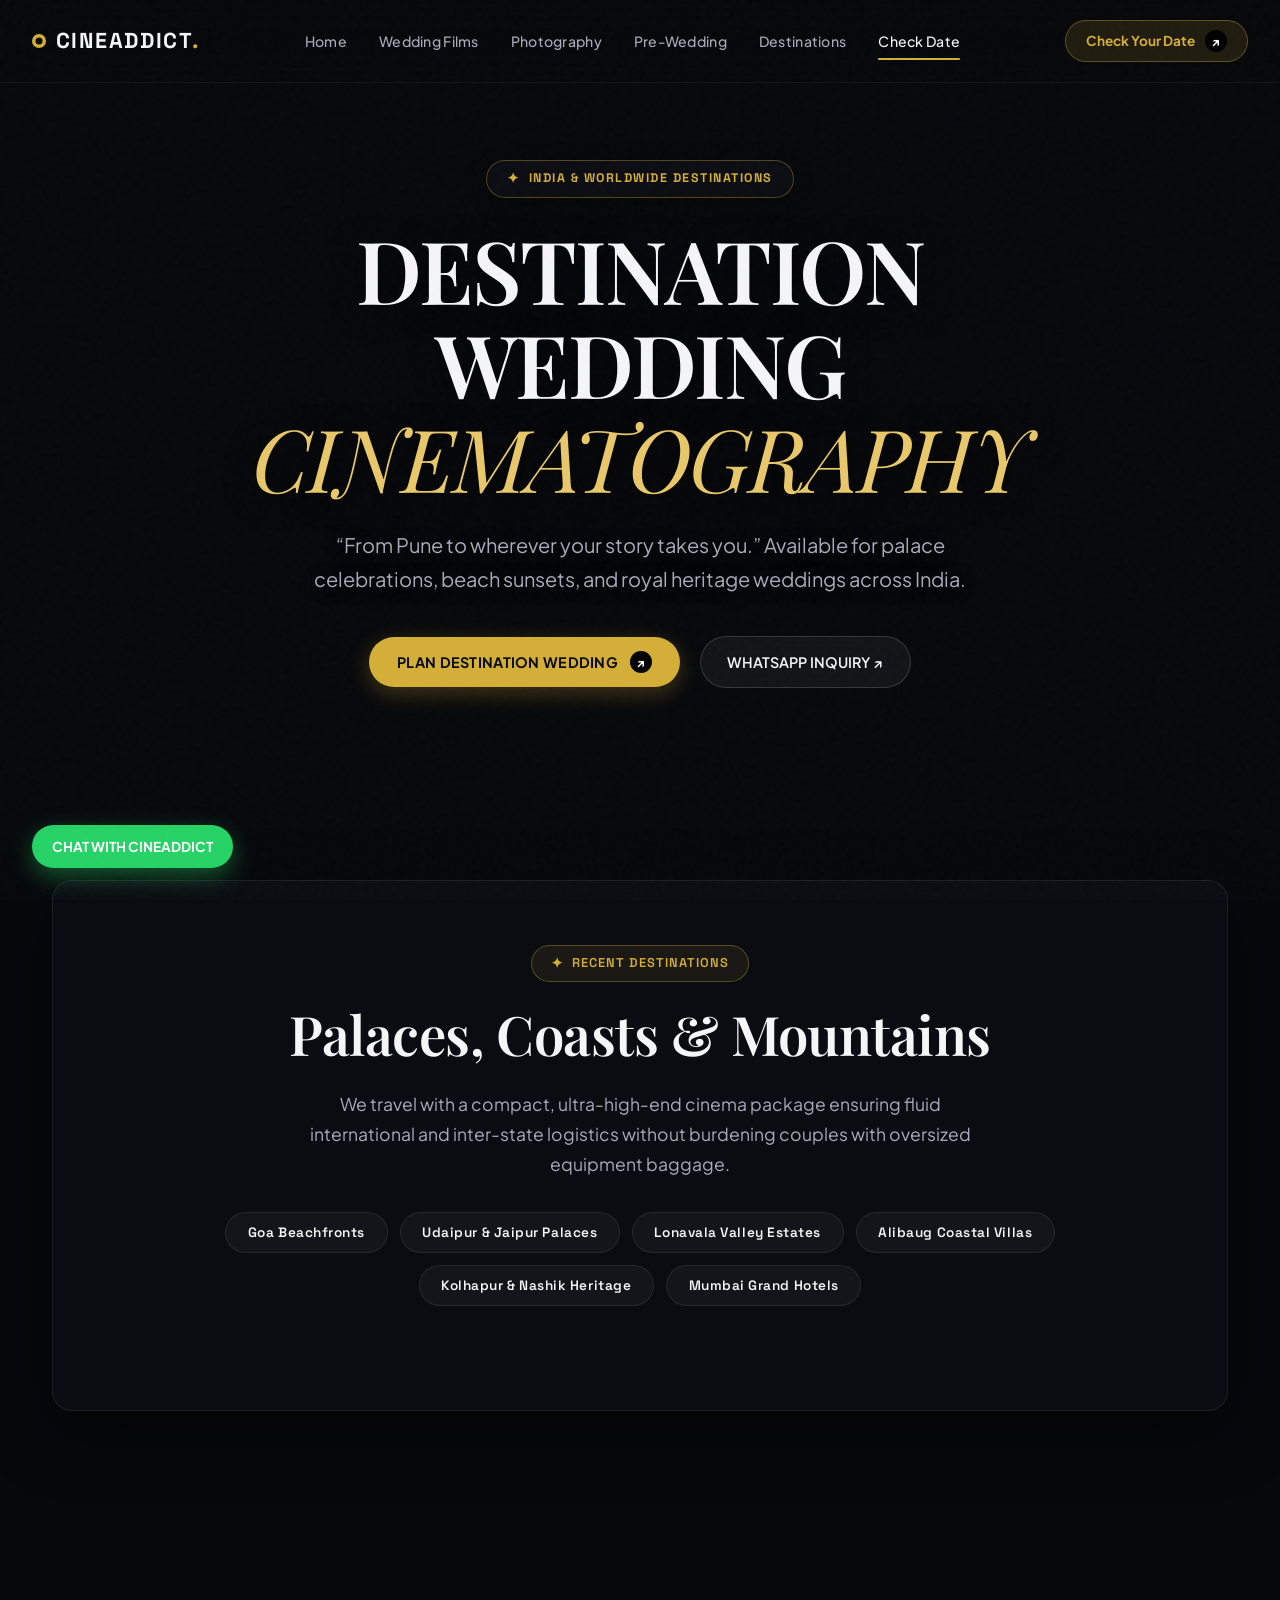
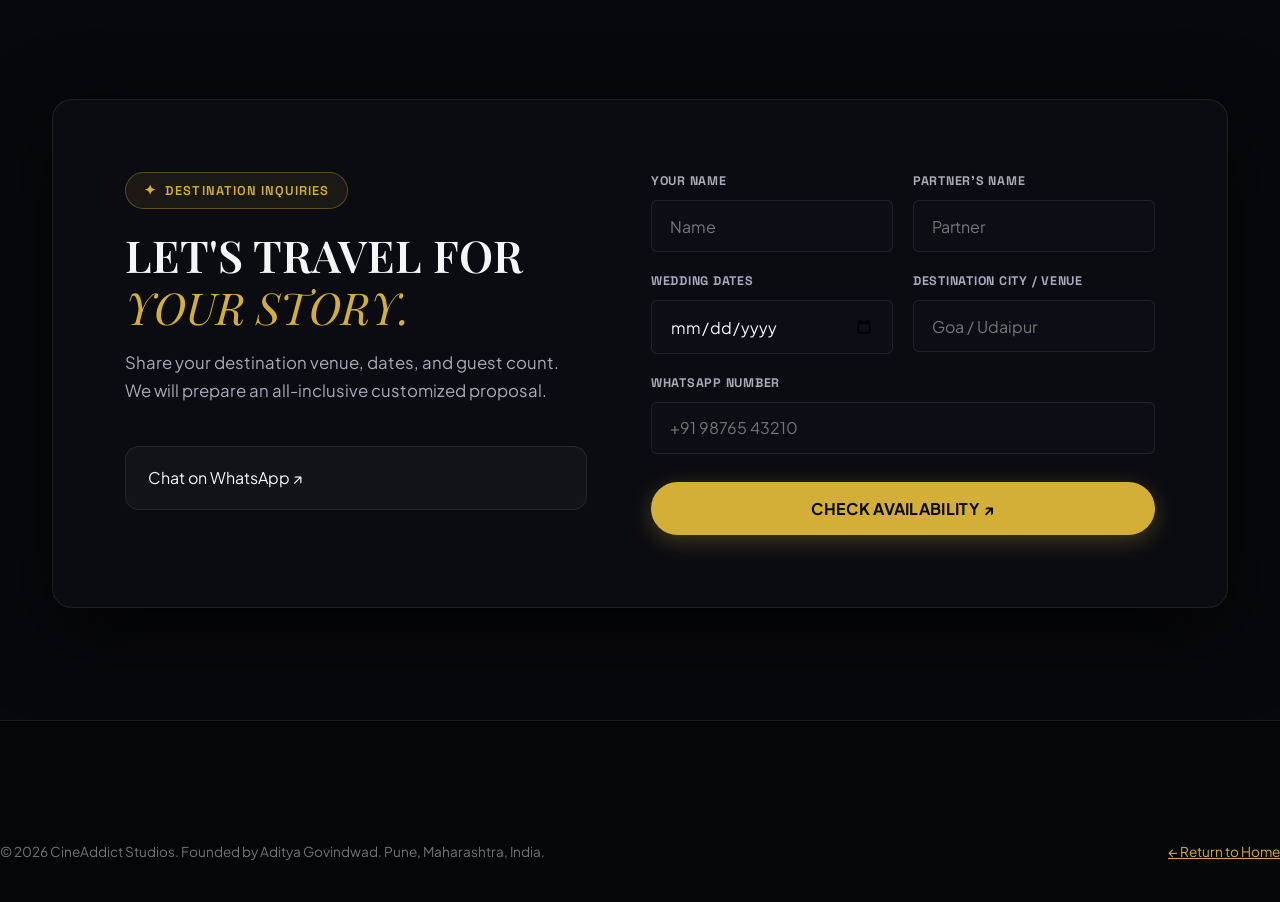
<file: destination-wedding-films.html>
<!DOCTYPE html>
<html lang="en">
<head>
  <meta charset="UTF-8">
  <meta name="viewport" content="width=device-width, initial-scale=1.0, maximum-scale=5.0, viewport-fit=cover">
  <title>Destination Wedding Photographer & Cinematographer India — CineAddict</title>
  <meta name="description" content="Luxury destination wedding films and photography across India by CineAddict. Specializing in palace, beach, and heritage weddings in Goa, Rajasthan, and Maharashtra.">
  <meta name="keywords" content="Destination wedding photographer India, Luxury wedding cinematographer Maharashtra, Destination wedding Goa, Palace wedding cinematography, Wedding photographer Pune travel">
  <link rel="canonical" href="https://adityabg.vercel.app/destination-wedding-films">

  <meta property="og:title" content="Destination Wedding Films & Photography India | CineAddict">
  <meta property="og:description" content="From Pune to wherever your story takes you. Luxury destination wedding cinema across India.">
  <meta property="og:image" content="https://adityabg.vercel.app/media/Vastu.mp4.png">
  <meta property="og:url" content="https://adityabg.vercel.app/destination-wedding-films">

  <link rel="preconnect" href="https://fonts.googleapis.com">
  <link rel="preconnect" href="https://fonts.gstatic.com" crossorigin>
  <link href="https://fonts.googleapis.com/css2?family=Playfair+Display:ital,wght@0,500;0,600;0,700;1,400;1,600&family=Plus+Jakarta+Sans:wght@300;400;500;600;700;800&family=Space+Grotesk:wght@500;700&display=swap" rel="stylesheet">
  <link rel="stylesheet" href="style.css">
</head>
<body>

  <div id="mobile-backdrop" class="mobile-menu-backdrop" aria-hidden="true"></div>

  <div id="page-wrapper">
    <!-- Header -->
    <header id="site-header">
      <div class="nav-container">
        <a href="index.html" class="brand-logo" aria-label="CineAddict Home">
          <span class="logo-dot">
            <svg width="14" height="14" viewBox="0 0 14 14" fill="none">
              <circle cx="7" cy="7" r="7" fill="#d4af37"/>
              <circle cx="7" cy="7" r="3.5" fill="#07080b"/>
            </svg>
          </span>
          <span class="logo-text">CineAddict<span class="accent-period">.</span></span>
        </a>

        <nav class="nav-menu" id="nav-menu">
          <div class="mobile-nav-header">
            <span class="mobile-nav-brand">CineAddict<span class="accent-period">.</span></span>
            <button class="mobile-nav-close" id="mobile-nav-close" aria-label="Close menu">✕</button>
          </div>
          <a href="index.html" class="nav-link">Home</a>
          <a href="wedding-films-pune.html" class="nav-link">Wedding Films</a>
          <a href="wedding-photography-pune.html" class="nav-link">Photography</a>
          <a href="pre-wedding-films-pune.html" class="nav-link">Pre-Wedding</a>
          <a href="destination-wedding-films.html" class="nav-link active">Destinations</a>
          <a href="#enquiry" class="nav-link">Check Date</a>
        </nav>

        <div class="nav-actions">
          <a href="#enquiry" class="btn-header-cta">
            <span>Check Your Date</span>
            <span class="circle-arrow-black">↗</span>
          </a>
          <button class="mobile-menu-toggle" id="menu-toggle" aria-label="Toggle navigation menu">
            <span class="bar"></span>
            <span class="bar"></span>
          </button>
        </div>
      </div>
    </header>

    <main>
      <!-- Hero -->
      <section class="hero-section" style="min-height: 75vh; padding-top: 10rem;">
        <div class="hero-content-wrap">
          <div class="hero-location-pill">
            <span class="tag-star">✦</span>
            <span>INDIA & WORLDWIDE DESTINATIONS</span>
          </div>
          <h1 class="hero-main-title">
            <span>DESTINATION WEDDING</span>
            <span class="story-accent">CINEMATOGRAPHY</span>
          </h1>
          <p class="hero-supporting-copy">
            “From Pune to wherever your story takes you.” Available for palace celebrations, beach sunsets, and royal heritage weddings across India.
          </p>
          <div class="hero-actions-row">
            <a href="#enquiry" class="btn-primary-gold">
              <span>PLAN DESTINATION WEDDING</span>
              <span class="circle-arrow-black">↗</span>
            </a>
            <a href="https://wa.me/917385229599?text=Hi%20CineAddict!%20Inquiring%20about%20a%20destination%20wedding." target="_blank" rel="noopener noreferrer" class="btn-secondary-pill">
              <span>WHATSAPP INQUIRY ↗</span>
            </a>
          </div>
        </div>
      </section>

      <!-- Destination Pillars -->
      <section class="content-section">
        <div class="section-container">
          <div class="destinations-card" style="margin-bottom: 4rem;">
            <span class="section-tag"><span class="tag-star">✦</span> Recent Destinations</span>
            <h2 class="section-heading">Palaces, Coasts & Mountains</h2>
            <p class="section-lead-text" style="max-width: 700px; margin: 1.5rem auto 0 auto;">
              We travel with a compact, ultra-high-end cinema package ensuring fluid international and inter-state logistics without burdening couples with oversized equipment baggage.
            </p>
            <div class="destinations-pill-list">
              <span class="destination-chip">Goa Beachfronts</span>
              <span class="destination-chip">Udaipur & Jaipur Palaces</span>
              <span class="destination-chip">Lonavala Valley Estates</span>
              <span class="destination-chip">Alibaug Coastal Villas</span>
              <span class="destination-chip">Kolhapur & Nashik Heritage</span>
              <span class="destination-chip">Mumbai Grand Hotels</span>
            </div>
          </div>
        </div>
      </section>

      <!-- Booking Section -->
      <section id="enquiry" class="enquiry-section">
        <div class="section-container">
          <div class="enquiry-card-wrapper">
            <div class="enquiry-grid">
              <div class="enquiry-info-col">
                <span class="section-tag"><span class="tag-star">✦</span> Destination Inquiries</span>
                <h3>LET'S TRAVEL FOR <br><span class="section-heading-editorial text-gold">YOUR STORY.</span></h3>
                <p class="enquiry-info-desc">
                  Share your destination venue, dates, and guest count. We will prepare an all-inclusive customized proposal.
                </p>
                <div class="enquiry-quick-links">
                  <a href="https://wa.me/917385229599?text=Hi%20CineAddict!%20Planning%20a%20destination%20wedding." class="enquiry-quick-card">
                    <span class="method-value">Chat on WhatsApp ↗</span>
                  </a>
                </div>
              </div>

              <div class="enquiry-form-col">
                <form class="booking-form" id="wedding-enquiry-form">
                  <div class="form-row">
                    <div class="form-group">
                      <label for="form-name">Your Name</label>
                      <input type="text" id="form-name" placeholder="Name" required>
                    </div>
                    <div class="form-group">
                      <label for="form-partner-name">Partner's Name</label>
                      <input type="text" id="form-partner-name" placeholder="Partner" required>
                    </div>
                  </div>
                  <div class="form-row">
                    <div class="form-group">
                      <label for="form-date">Wedding Dates</label>
                      <input type="date" id="form-date" required>
                    </div>
                    <div class="form-group">
                      <label for="form-location">Destination City / Venue</label>
                      <input type="text" id="form-location" placeholder="Goa / Udaipur" required>
                    </div>
                  </div>
                  <div class="form-group">
                    <label for="form-whatsapp">WhatsApp Number</label>
                    <input type="tel" id="form-whatsapp" placeholder="+91 98765 43210" required>
                  </div>
                  <div class="form-submit-row">
                    <button type="submit" class="btn-primary-gold form-submit-btn" id="submit-enquiry-btn">
                      <span>CHECK AVAILABILITY ↗</span>
                    </button>
                  </div>
                </form>
              </div>
            </div>
          </div>
        </div>
      </section>
    </main>

    <!-- Footer -->
    <footer class="site-footer">
      <div class="footer-container">
        <div class="footer-bottom-row">
          <p>© 2026 CineAddict Studios. Founded by Aditya Govindwad. Pune, Maharashtra, India.</p>
          <a href="index.html" class="text-gold">← Return to Home</a>
        </div>
      </div>
    </footer>
  </div>

  <a href="https://wa.me/917385229599?text=Hi%20CineAddict!%20Planning%20a%20destination%20wedding." target="_blank" rel="noopener noreferrer" class="whatsapp-float-btn" aria-label="Chat with CineAddict">
    <span>CHAT WITH CINEADDICT</span>
  </a>

  <script src="main.js"></script>
</body>
</html>
</file>
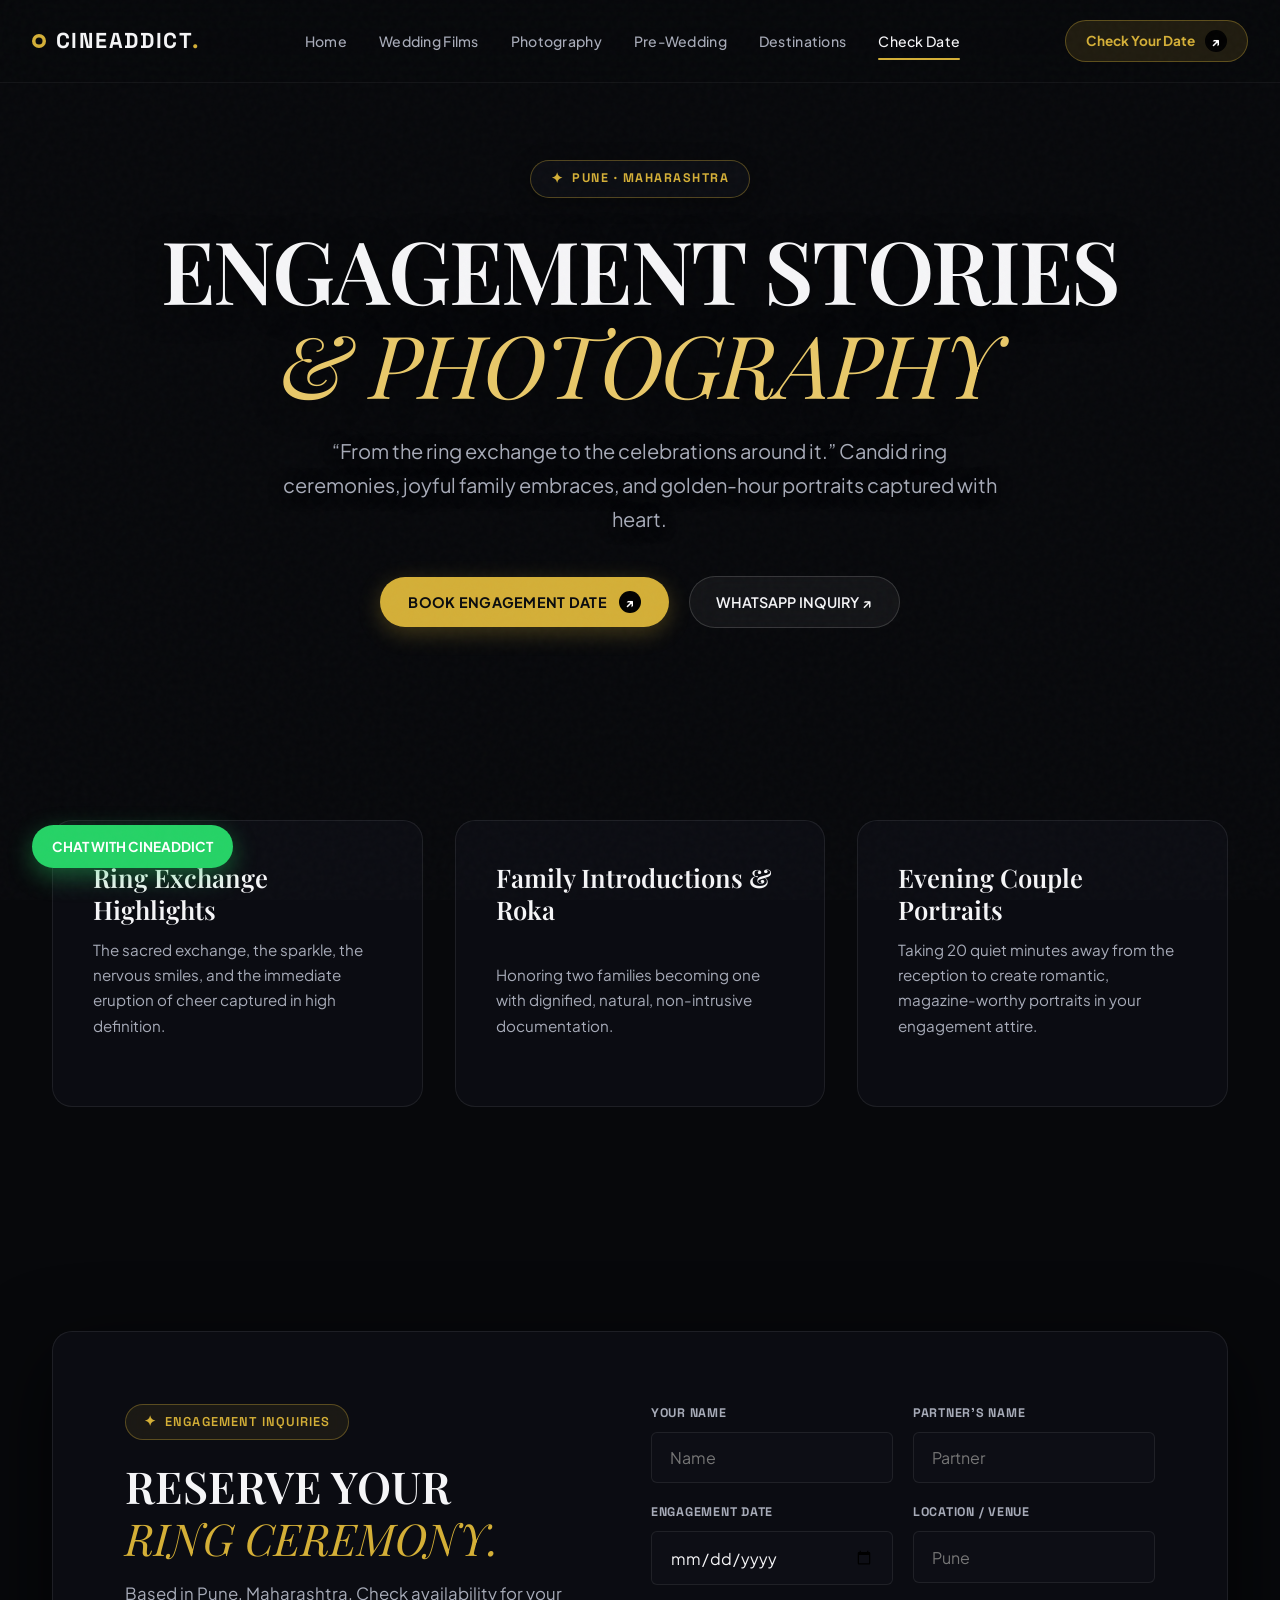
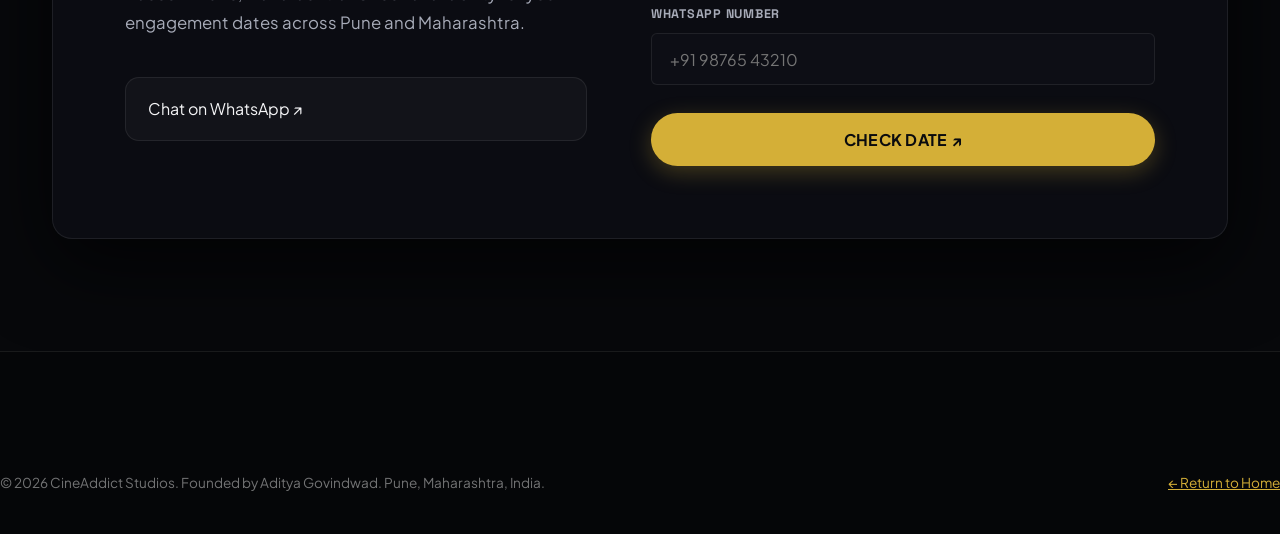
<file: engagement-photography-pune.html>
<!DOCTYPE html>
<html lang="en">
<head>
  <meta charset="UTF-8">
  <meta name="viewport" content="width=device-width, initial-scale=1.0, maximum-scale=5.0, viewport-fit=cover">
  <title>Engagement Photographer Pune | Ring Ceremony Photography & Films — CineAddict</title>
  <meta name="description" content="Engagement photography and ring ceremony films in Pune by CineAddict. Capturing the celebration, laughter, and family bonds leading up to the big day.">
  <meta name="keywords" content="Engagement photographer Pune, Ring ceremony photography Pune, Engagement shoot Pune, Roka photography Pune, Engagement videographer Pune">
  <link rel="canonical" href="https://adityabg.vercel.app/engagement-photography-pune">

  <meta property="og:title" content="Engagement Photographer Pune | CineAddict">
  <meta property="og:description" content="From the ring exchange to the celebrations around it. CineAddict captures your engagement with cinematic elegance.">
  <meta property="og:image" content="https://adityabg.vercel.app/media/Makeup.mp4.png">
  <meta property="og:url" content="https://adityabg.vercel.app/engagement-photography-pune">

  <link rel="preconnect" href="https://fonts.googleapis.com">
  <link rel="preconnect" href="https://fonts.gstatic.com" crossorigin>
  <link href="https://fonts.googleapis.com/css2?family=Playfair+Display:ital,wght@0,500;0,600;0,700;1,400;1,600&family=Plus+Jakarta+Sans:wght@300;400;500;600;700;800&family=Space+Grotesk:wght@500;700&display=swap" rel="stylesheet">
  <link rel="stylesheet" href="style.css">
</head>
<body>

  <div id="mobile-backdrop" class="mobile-menu-backdrop" aria-hidden="true"></div>

  <div id="page-wrapper">
    <!-- Header -->
    <header id="site-header">
      <div class="nav-container">
        <a href="index.html" class="brand-logo" aria-label="CineAddict Home">
          <span class="logo-dot">
            <svg width="14" height="14" viewBox="0 0 14 14" fill="none">
              <circle cx="7" cy="7" r="7" fill="#d4af37"/>
              <circle cx="7" cy="7" r="3.5" fill="#07080b"/>
            </svg>
          </span>
          <span class="logo-text">CineAddict<span class="accent-period">.</span></span>
        </a>

        <nav class="nav-menu" id="nav-menu">
          <div class="mobile-nav-header">
            <span class="mobile-nav-brand">CineAddict<span class="accent-period">.</span></span>
            <button class="mobile-nav-close" id="mobile-nav-close" aria-label="Close menu">✕</button>
          </div>
          <a href="index.html" class="nav-link">Home</a>
          <a href="wedding-films-pune.html" class="nav-link">Wedding Films</a>
          <a href="wedding-photography-pune.html" class="nav-link">Photography</a>
          <a href="pre-wedding-films-pune.html" class="nav-link">Pre-Wedding</a>
          <a href="destination-wedding-films.html" class="nav-link">Destinations</a>
          <a href="#enquiry" class="nav-link">Check Date</a>
        </nav>

        <div class="nav-actions">
          <a href="#enquiry" class="btn-header-cta">
            <span>Check Your Date</span>
            <span class="circle-arrow-black">↗</span>
          </a>
          <button class="mobile-menu-toggle" id="menu-toggle" aria-label="Toggle navigation menu">
            <span class="bar"></span>
            <span class="bar"></span>
          </button>
        </div>
      </div>
    </header>

    <main>
      <!-- Hero -->
      <section class="hero-section" style="min-height: 75vh; padding-top: 10rem;">
        <div class="hero-content-wrap">
          <div class="hero-location-pill">
            <span class="tag-star">✦</span>
            <span>PUNE · MAHARASHTRA</span>
          </div>
          <h1 class="hero-main-title">
            <span>ENGAGEMENT STORIES</span>
            <span class="story-accent">& PHOTOGRAPHY</span>
          </h1>
          <p class="hero-supporting-copy">
            “From the ring exchange to the celebrations around it.” Candid ring ceremonies, joyful family embraces, and golden-hour portraits captured with heart.
          </p>
          <div class="hero-actions-row">
            <a href="#enquiry" class="btn-primary-gold">
              <span>BOOK ENGAGEMENT DATE</span>
              <span class="circle-arrow-black">↗</span>
            </a>
            <a href="https://wa.me/917385229599?text=Hi%20CineAddict!%20Inquiring%20about%20engagement%20photography." target="_blank" rel="noopener noreferrer" class="btn-secondary-pill">
              <span>WHATSAPP INQUIRY ↗</span>
            </a>
          </div>
        </div>
      </section>

      <!-- Services Grid -->
      <section class="content-section">
        <div class="section-container">
          <div class="services-grid">
            <div class="service-card">
              <h3 class="service-card-title">Ring Exchange Highlights</h3>
              <p class="service-card-desc">The sacred exchange, the sparkle, the nervous smiles, and the immediate eruption of cheer captured in high definition.</p>
            </div>
            <div class="service-card">
              <h3 class="service-card-title">Family Introductions & Roka</h3>
              <p class="service-card-desc">Honoring two families becoming one with dignified, natural, non-intrusive documentation.</p>
            </div>
            <div class="service-card">
              <h3 class="service-card-title">Evening Couple Portraits</h3>
              <p class="service-card-desc">Taking 20 quiet minutes away from the reception to create romantic, magazine-worthy portraits in your engagement attire.</p>
            </div>
          </div>
        </div>
      </section>

      <!-- Booking Section -->
      <section id="enquiry" class="enquiry-section">
        <div class="section-container">
          <div class="enquiry-card-wrapper">
            <div class="enquiry-grid">
              <div class="enquiry-info-col">
                <span class="section-tag"><span class="tag-star">✦</span> Engagement Inquiries</span>
                <h3>RESERVE YOUR <br><span class="section-heading-editorial text-gold">RING CEREMONY.</span></h3>
                <p class="enquiry-info-desc">
                  Based in Pune, Maharashtra. Check availability for your engagement dates across Pune and Maharashtra.
                </p>
                <div class="enquiry-quick-links">
                  <a href="https://wa.me/917385229599?text=Hi%20CineAddict!%20Inquiring%20about%20engagement%20photography." class="enquiry-quick-card">
                    <span class="method-value">Chat on WhatsApp ↗</span>
                  </a>
                </div>
              </div>

              <div class="enquiry-form-col">
                <form class="booking-form" id="wedding-enquiry-form">
                  <div class="form-row">
                    <div class="form-group">
                      <label for="form-name">Your Name</label>
                      <input type="text" id="form-name" placeholder="Name" required>
                    </div>
                    <div class="form-group">
                      <label for="form-partner-name">Partner's Name</label>
                      <input type="text" id="form-partner-name" placeholder="Partner" required>
                    </div>
                  </div>
                  <div class="form-row">
                    <div class="form-group">
                      <label for="form-date">Engagement Date</label>
                      <input type="date" id="form-date" required>
                    </div>
                    <div class="form-group">
                      <label for="form-location">Location / Venue</label>
                      <input type="text" id="form-location" placeholder="Pune" required>
                    </div>
                  </div>
                  <div class="form-group">
                    <label for="form-whatsapp">WhatsApp Number</label>
                    <input type="tel" id="form-whatsapp" placeholder="+91 98765 43210" required>
                  </div>
                  <div class="form-submit-row">
                    <button type="submit" class="btn-primary-gold form-submit-btn" id="submit-enquiry-btn">
                      <span>CHECK DATE ↗</span>
                    </button>
                  </div>
                </form>
              </div>
            </div>
          </div>
        </div>
      </section>
    </main>

    <!-- Footer -->
    <footer class="site-footer">
      <div class="footer-container">
        <div class="footer-bottom-row">
          <p>© 2026 CineAddict Studios. Founded by Aditya Govindwad. Pune, Maharashtra, India.</p>
          <a href="index.html" class="text-gold">← Return to Home</a>
        </div>
      </div>
    </footer>
  </div>

  <a href="https://wa.me/917385229599?text=Hi%20CineAddict!%20Inquiring%20about%20engagement%20photography." target="_blank" rel="noopener noreferrer" class="whatsapp-float-btn" aria-label="Chat with CineAddict">
    <span>CHAT WITH CINEADDICT</span>
  </a>

  <script src="main.js"></script>
</body>
</html>
</file>
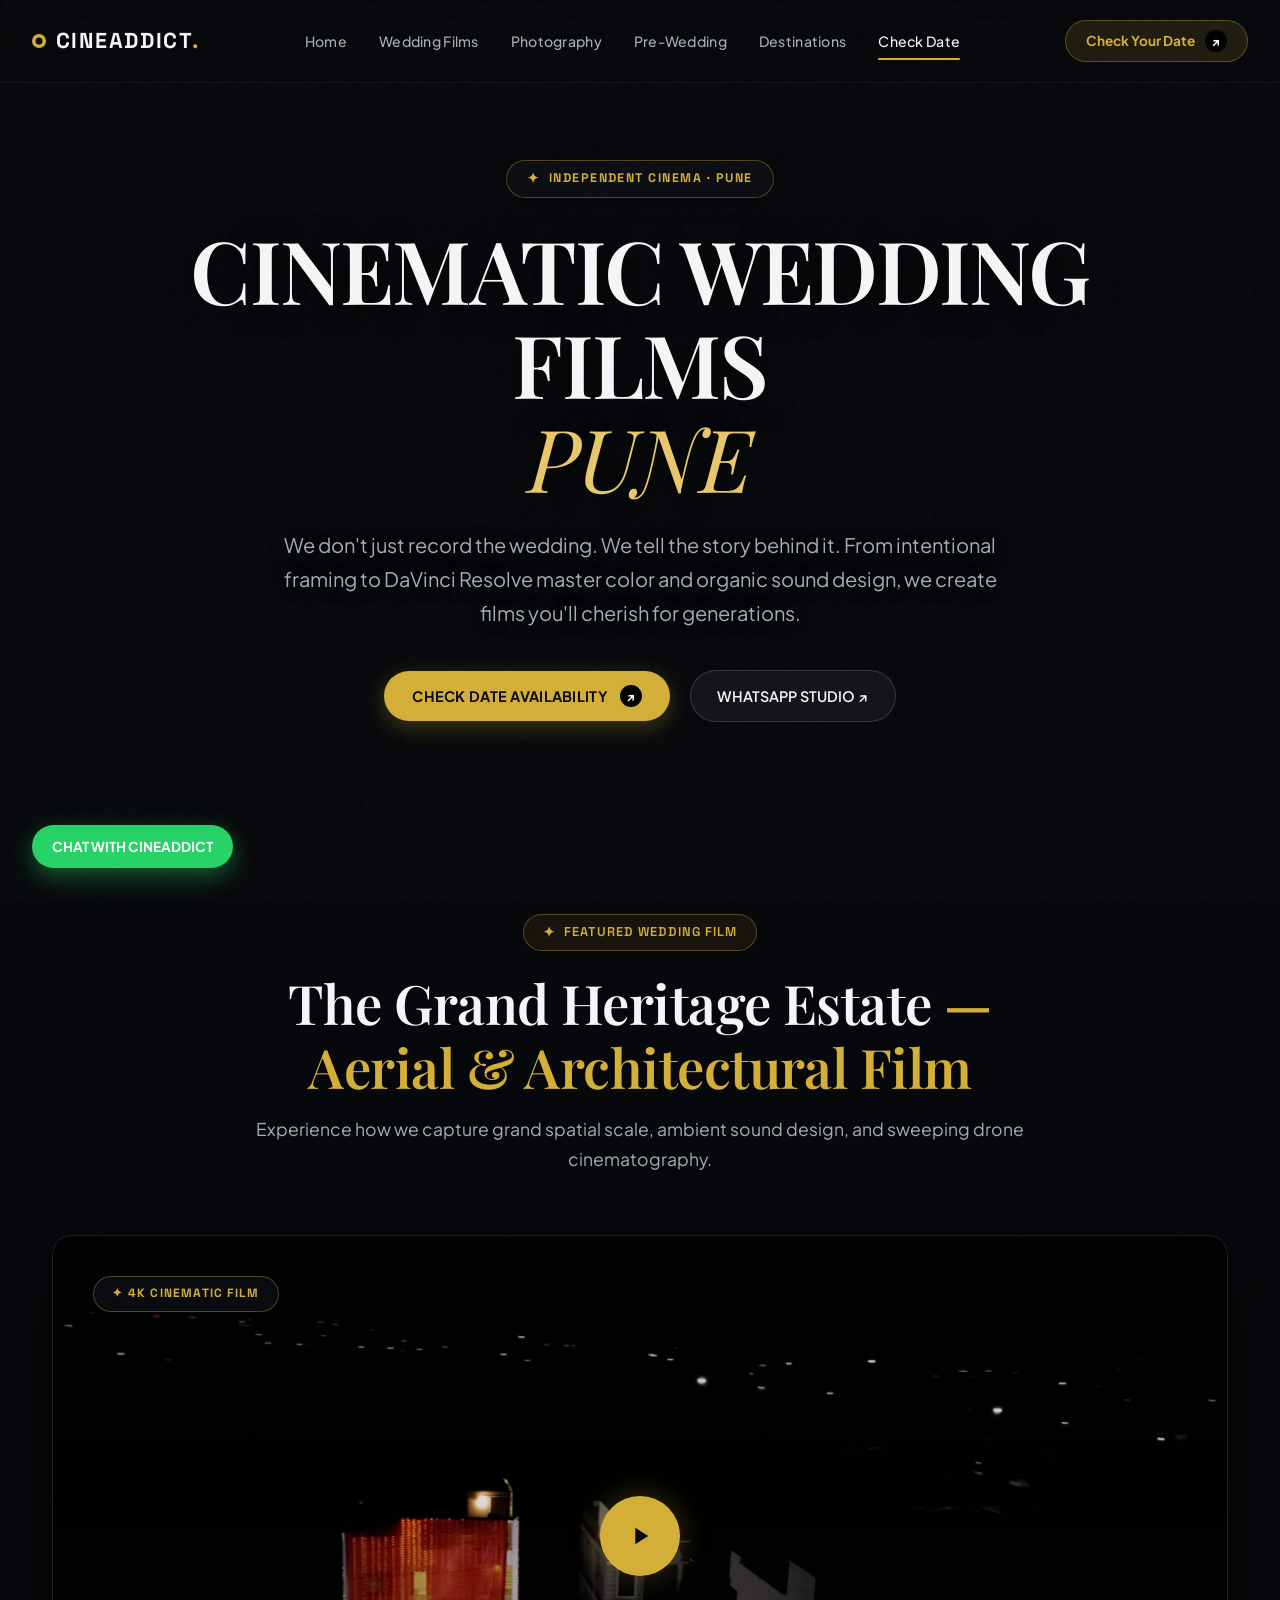
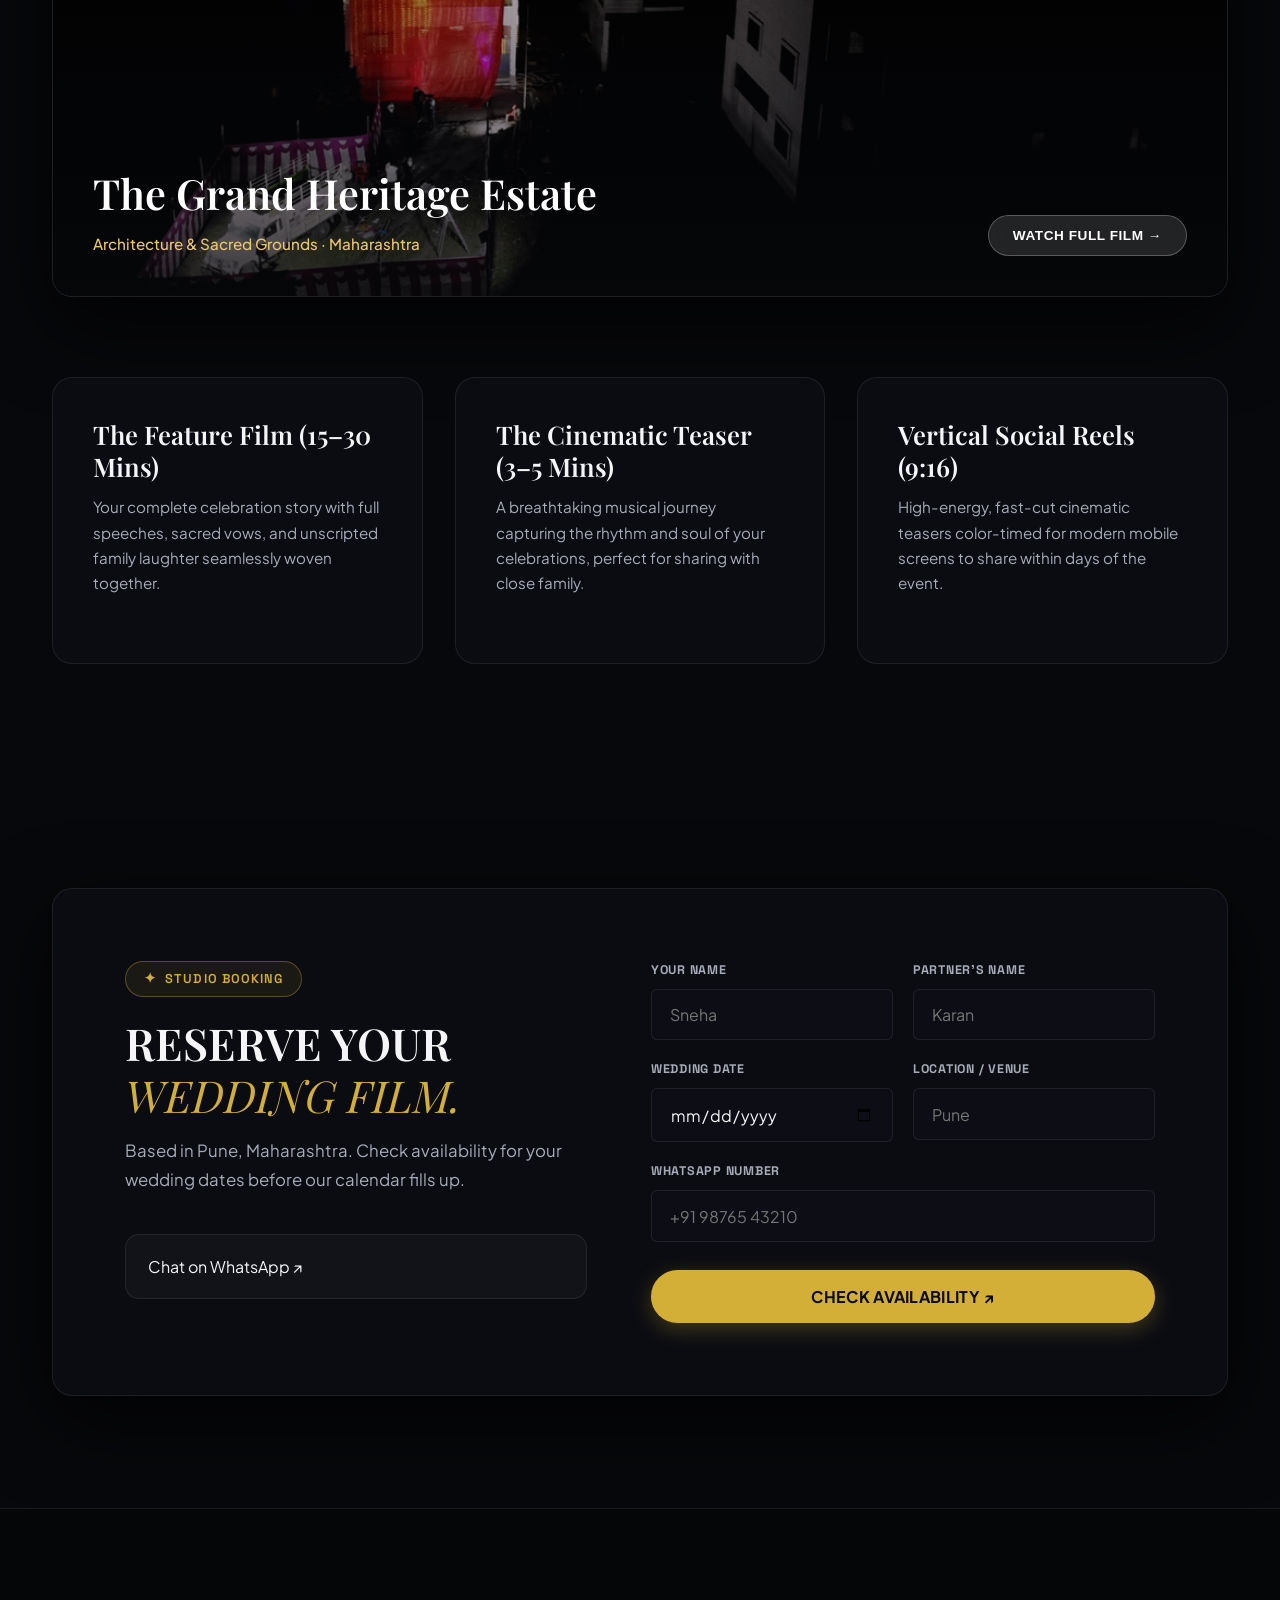
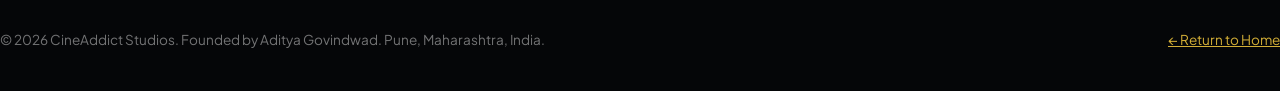
<file: wedding-films-pune.html>
<!DOCTYPE html>
<html lang="en">
<head>
  <meta charset="UTF-8">
  <meta name="viewport" content="width=device-width, initial-scale=1.0, maximum-scale=5.0, viewport-fit=cover">
  <title>Cinematic Wedding Films Pune | Luxury Wedding Cinematographer — CineAddict</title>
  <meta name="description" content="Award-winning cinematic wedding films and videography in Pune by CineAddict. Turning real wedding emotions into timeless independent cinema.">
  <meta name="keywords" content="Cinematic wedding films Pune, Wedding cinematographer Pune, Wedding videographer Pune, Best wedding videographer Pune, Luxury wedding films Maharashtra">
  <link rel="canonical" href="https://adityabg.vercel.app/wedding-films-pune">

  <meta property="og:title" content="Cinematic Wedding Films Pune | CineAddict">
  <meta property="og:description" content="Turn your wedding into a cinematic story. Master color grading, emotional sound design, and intentional cinematography.">
  <meta property="og:image" content="https://adityabg.vercel.app/media/Drone/Vastu.mp4.png">
  <meta property="og:url" content="https://adityabg.vercel.app/wedding-films-pune">

  <link rel="preconnect" href="https://fonts.googleapis.com">
  <link rel="preconnect" href="https://fonts.gstatic.com" crossorigin>
  <link href="https://fonts.googleapis.com/css2?family=Playfair+Display:ital,wght@0,500;0,600;0,700;1,400;1,600&family=Plus+Jakarta+Sans:wght@300;400;500;600;700;800&family=Space+Grotesk:wght@500;700&display=swap" rel="stylesheet">
  <link rel="stylesheet" href="style.css">
</head>
<body>

  <!-- Mobile Backdrop -->
  <div id="mobile-backdrop" class="mobile-menu-backdrop" aria-hidden="true"></div>

  <div id="page-wrapper">
    <!-- Header -->
    <header id="site-header">
      <div class="nav-container">
        <a href="index.html" class="brand-logo" aria-label="CineAddict Home">
          <span class="logo-dot">
            <svg width="14" height="14" viewBox="0 0 14 14" fill="none">
              <circle cx="7" cy="7" r="7" fill="#d4af37"/>
              <circle cx="7" cy="7" r="3.5" fill="#07080b"/>
            </svg>
          </span>
          <span class="logo-text">CineAddict<span class="accent-period">.</span></span>
        </a>

        <nav class="nav-menu" id="nav-menu">
          <div class="mobile-nav-header">
            <span class="mobile-nav-brand">CineAddict<span class="accent-period">.</span></span>
            <button class="mobile-nav-close" id="mobile-nav-close" aria-label="Close menu">✕</button>
          </div>
          <a href="index.html" class="nav-link">Home</a>
          <a href="wedding-films-pune.html" class="nav-link active">Wedding Films</a>
          <a href="wedding-photography-pune.html" class="nav-link">Photography</a>
          <a href="pre-wedding-films-pune.html" class="nav-link">Pre-Wedding</a>
          <a href="destination-wedding-films.html" class="nav-link">Destinations</a>
          <a href="#enquiry" class="nav-link">Check Date</a>
          <div class="mobile-nav-cta">
            <a href="#enquiry" class="btn-primary-gold mobile-drawer-btn">
              <span>Check Your Date</span>
              <span class="circle-arrow-black">↗</span>
            </a>
          </div>
        </nav>

        <div class="nav-actions">
          <a href="#enquiry" class="btn-header-cta">
            <span>Check Your Date</span>
            <span class="circle-arrow-black">↗</span>
          </a>
          <button class="mobile-menu-toggle" id="menu-toggle" aria-label="Toggle navigation menu">
            <span class="bar"></span>
            <span class="bar"></span>
          </button>
        </div>
      </div>
    </header>

    <main>
      <!-- Subpage Hero -->
      <section class="hero-section" style="min-height: 75vh; padding-top: 10rem;">
        <div class="hero-content-wrap">
          <div class="hero-location-pill">
            <span class="tag-star">✦</span>
            <span>INDEPENDENT CINEMA · PUNE</span>
          </div>
          <h1 class="hero-main-title">
            <span>CINEMATIC WEDDING FILMS</span>
            <span class="story-accent">PUNE</span>
          </h1>
          <p class="hero-supporting-copy">
            We don't just record the wedding. We tell the story behind it. From intentional framing to DaVinci Resolve master color and organic sound design, we create films you'll cherish for generations.
          </p>
          <div class="hero-actions-row">
            <a href="#enquiry" class="btn-primary-gold">
              <span>CHECK DATE AVAILABILITY</span>
              <span class="circle-arrow-black">↗</span>
            </a>
            <a href="https://wa.me/917385229599?text=Hi%20CineAddict!%20I%20am%20looking%20for%20a%20wedding%20cinematographer%20in%20Pune." target="_blank" rel="noopener noreferrer" class="btn-secondary-pill">
              <span>WHATSAPP STUDIO ↗</span>
            </a>
          </div>
        </div>
      </section>

      <!-- Featured Story Player -->
      <section class="content-section">
        <div class="section-container">
          <div class="section-header-center">
            <span class="section-tag"><span class="tag-star">✦</span> Featured Wedding Film</span>
            <h2 class="section-heading">The Grand Heritage Estate <span class="text-gold">— Aerial & Architectural Film</span></h2>
            <p class="section-lead-text">Experience how we capture grand spatial scale, ambient sound design, and sweeping drone cinematography.</p>
          </div>

          <div class="featured-film-card" style="margin-bottom: 5rem;">
            <div class="featured-video-wrap" data-src="media/Drone/Vastu.mp4" data-title="The Grand Heritage Estate — Architectural & Aerial Film" data-type="video">
              <video class="featured-video-element" poster="media/Vastu.mp4.png" preload="none" muted playsinline controlsList="nodownload nofullscreen noremoteplayback" disablePictureInPicture oncontextmenu="return false;" ondragstart="return false;">
                <source src="media/Drone/Vastu.mp4" type="video/mp4">
              </video>
              <div class="featured-video-overlay">
                <div class="featured-top-badge"><span>✦ 4K CINEMATIC FILM</span></div>
                <div class="featured-play-center"><svg width="28" height="28" viewBox="0 0 24 24" fill="#07080b"><path d="M8 5V19L19 12L8 5Z"/></svg></div>
                <div class="featured-meta-row">
                  <div>
                    <h3 class="featured-couple-name">The Grand Heritage Estate</h3>
                    <p class="featured-location">Architecture & Sacred Grounds · Maharashtra</p>
                  </div>
                  <button class="btn-watch-film"><span>WATCH FULL FILM →</span></button>
                </div>
              </div>
            </div>
          </div>

          <!-- Film Deliverables -->
          <div class="services-grid">
            <div class="service-card">
              <h3 class="service-card-title">The Feature Film (15–30 Mins)</h3>
              <p class="service-card-desc">Your complete celebration story with full speeches, sacred vows, and unscripted family laughter seamlessly woven together.</p>
            </div>
            <div class="service-card">
              <h3 class="service-card-title">The Cinematic Teaser (3–5 Mins)</h3>
              <p class="service-card-desc">A breathtaking musical journey capturing the rhythm and soul of your celebrations, perfect for sharing with close family.</p>
            </div>
            <div class="service-card">
              <h3 class="service-card-title">Vertical Social Reels (9:16)</h3>
              <p class="service-card-desc">High-energy, fast-cut cinematic teasers color-timed for modern mobile screens to share within days of the event.</p>
            </div>
          </div>
        </div>
      </section>

      <!-- Booking Section -->
      <section id="enquiry" class="enquiry-section">
        <div class="section-container">
          <div class="enquiry-card-wrapper">
            <div class="enquiry-grid">
              <div class="enquiry-info-col">
                <span class="section-tag"><span class="tag-star">✦</span> Studio Booking</span>
                <h3>RESERVE YOUR <br><span class="section-heading-editorial text-gold">WEDDING FILM.</span></h3>
                <p class="enquiry-info-desc">
                  Based in Pune, Maharashtra. Check availability for your wedding dates before our calendar fills up.
                </p>
                <div class="enquiry-quick-links">
                  <a href="https://wa.me/917385229599?text=Hi%20CineAddict!%20Inquiring%20about%20a%20wedding%20film%20in%20Pune." class="enquiry-quick-card">
                    <span class="method-value">Chat on WhatsApp ↗</span>
                  </a>
                </div>
              </div>

              <div class="enquiry-form-col">
                <form class="booking-form" id="wedding-enquiry-form">
                  <div class="form-row">
                    <div class="form-group">
                      <label for="form-name">Your Name</label>
                      <input type="text" id="form-name" placeholder="Sneha" required>
                    </div>
                    <div class="form-group">
                      <label for="form-partner-name">Partner's Name</label>
                      <input type="text" id="form-partner-name" placeholder="Karan" required>
                    </div>
                  </div>
                  <div class="form-row">
                    <div class="form-group">
                      <label for="form-date">Wedding Date</label>
                      <input type="date" id="form-date" required>
                    </div>
                    <div class="form-group">
                      <label for="form-location">Location / Venue</label>
                      <input type="text" id="form-location" placeholder="Pune" required>
                    </div>
                  </div>
                  <div class="form-group">
                    <label for="form-whatsapp">WhatsApp Number</label>
                    <input type="tel" id="form-whatsapp" placeholder="+91 98765 43210" required>
                  </div>
                  <div class="form-submit-row">
                    <button type="submit" class="btn-primary-gold form-submit-btn" id="submit-enquiry-btn">
                      <span>CHECK AVAILABILITY ↗</span>
                    </button>
                  </div>
                </form>
              </div>
            </div>
          </div>
        </div>
      </section>
    </main>

    <!-- Footer -->
    <footer class="site-footer">
      <div class="footer-container">
        <div class="footer-bottom-row">
          <p>© 2026 CineAddict Studios. Founded by Aditya Govindwad. Pune, Maharashtra, India.</p>
          <a href="index.html" class="text-gold">← Return to Home</a>
        </div>
      </div>
    </footer>
  </div>

  <!-- WhatsApp Float Button -->
  <a href="https://wa.me/917385229599?text=Hi%20CineAddict!%20Inquiring%20about%20a%20wedding%20film%20in%20Pune." target="_blank" rel="noopener noreferrer" class="whatsapp-float-btn" aria-label="Chat with CineAddict">
    <span>CHAT WITH CINEADDICT</span>
  </a>

  <!-- Media Modal -->
  <div id="media-modal" class="media-modal-backdrop" aria-hidden="true">
    <div class="modal-dialog">
      <div class="modal-header">
        <div class="modal-title-wrap">
          <span class="modal-badge">✦ CINEADDICT FILM SHOWCASE</span>
          <h3 id="modal-media-title" class="modal-title">Wedding Story</h3>
        </div>
        <button id="modal-close-btn" class="modal-close-btn" aria-label="Close video player">✕</button>
      </div>
      <div class="modal-media-container" id="modal-media-container"></div>
    </div>
  </div>

  <script src="main.js"></script>
</body>
</html>
</file>
<file: style.css>
/* ==========================================================================
   CINEADDICT — Luxury Wedding Films & Photography
   Brand System & Master Stylesheet
   Location: Pune, Maharashtra, India
   ========================================================================== */

/* -------------------- 1. RESET & VARIABLES -------------------- */
*, *::before, *::after {
  box-sizing: border-box;
  margin: 0;
  padding: 0;
}

:root {
  /* Dark Charcoal / Obsidian Palette */
  --bg-primary: #07080b;
  --bg-secondary: #0d0e13;
  --bg-card: rgba(14, 15, 21, 0.78);
  --bg-card-hover: rgba(22, 24, 34, 0.92);
  --bg-glass: rgba(11, 12, 17, 0.88);
  
  /* Champagne Gold & Warm Amber Cinematic Accents */
  --accent-gold: #d4af37;
  --accent-gold-light: #e8c869;
  --accent-gold-dark: #b38f24;
  --accent-gold-soft: rgba(212, 175, 55, 0.12);
  --accent-gold-glow: rgba(212, 175, 55, 0.28);

  /* Off-White Editorial Typography */
  --text-primary: #f5f5f7;
  --text-secondary: #a7abb8;
  --text-muted: rgba(255, 255, 255, 0.44);
  --text-dark: #0a0b0e;

  /* Refined Hairline Borders */
  --border-subtle: rgba(255, 255, 255, 0.08);
  --border-medium: rgba(255, 255, 255, 0.15);
  --border-gold: rgba(212, 175, 55, 0.35);

  /* Radii */
  --radius-sm: 6px;
  --radius-md: 14px;
  --radius-lg: 20px;
  --radius-pill: 9999px;

  /* Typography Stack */
  --font-serif: 'Playfair Display', Georgia, serif;
  --font-display: 'Space Grotesk', var(--font-main);
  --font-main: 'Plus Jakarta Sans', -apple-system, BlinkMacSystemFont, 'Segoe UI', Roboto, sans-serif;
  
  /* Motion Curves */
  --transition-fast: 0.2s cubic-bezier(0.16, 1, 0.3, 1);
  --transition-normal: 0.35s cubic-bezier(0.16, 1, 0.3, 1);
  --transition-smooth: 0.6s cubic-bezier(0.16, 1, 0.3, 1);
}

html {
  scroll-behavior: smooth;
  font-size: 16px;
  overflow-x: hidden;
  width: 100%;
}

body {
  width: 100%;
  min-height: 100vh;
  min-height: 100dvh;
  background-color: var(--bg-primary);
  color: var(--text-primary);
  font-family: var(--font-main);
  overflow-x: hidden;
  -webkit-font-smoothing: antialiased;
  -moz-osx-font-smoothing: grayscale;
  line-height: 1.6;
  position: relative;
}

body.menu-open {
  overflow: hidden;
}

/* Subtle Film Grain Texture Overlay */
body::before {
  content: '';
  position: fixed;
  inset: 0;
  background-image: url("data:image/svg+xml,%3Csvg viewBox='0 0 200 200' xmlns='http://www.w3.org/2000/svg'%3E%3Cfilter id='noiseFilter'%3E%3CfeTurbulence type='fractalNoise' baseFrequency='0.8' numOctaves='3' stitchTiles='stitch'/%3E%3C/filter%3E%3Crect width='100%25' height='100%25' filter='url(%23noiseFilter)' opacity='0.025'/%3E%3C/svg%3E");
  pointer-events: none;
  z-index: 1000;
}

/* Custom Luxury Scrollbar */
::-webkit-scrollbar {
  width: 6px;
}
::-webkit-scrollbar-track {
  background: rgba(7, 8, 11, 0.95);
}
::-webkit-scrollbar-thumb {
  background: rgba(212, 175, 55, 0.3);
  border-radius: 4px;
}
::-webkit-scrollbar-thumb:hover {
  background: var(--accent-gold);
}

/* -------------------- 2. BACKGROUND CANVAS & OVERLAY -------------------- */
#canvas-wrapper {
  position: fixed;
  top: 0;
  left: 0;
  width: 100vw;
  height: 100vh;
  z-index: 0;
  pointer-events: none;
  overflow: hidden;
}

#hero-canvas {
  width: 100%;
  height: 100%;
  display: block;
}

#canvas-depth-overlay {
  position: absolute;
  inset: 0;
  background: radial-gradient(
    circle at 50% 40%,
    rgba(7, 8, 11, 0.35) 0%,
    rgba(7, 8, 11, 0.75) 55%,
    rgba(7, 8, 11, 0.98) 100%
  );
  pointer-events: none;
}

/* Ambient Preload Bar */
#loader-bar-container {
  position: fixed;
  top: 0;
  left: 0;
  width: 100%;
  height: 2px;
  background: rgba(255, 255, 255, 0.05);
  z-index: 200;
  pointer-events: none;
  transition: opacity var(--transition-normal);
}

#loader-bar {
  width: 0%;
  height: 100%;
  background: linear-gradient(90deg, #d4af37, #e8c869);
  box-shadow: 0 0 8px var(--accent-gold-glow);
  transition: width 0.15s ease-out;
}

/* Discrete Frame Counter */
.frame-badge {
  position: fixed;
  bottom: 1.5rem;
  right: 1.5rem;
  z-index: 50;
  display: inline-flex;
  align-items: center;
  gap: 0.4rem;
  padding: 0.35rem 0.8rem;
  background: rgba(14, 15, 21, 0.85);
  backdrop-filter: blur(16px);
  -webkit-backdrop-filter: blur(16px);
  border: 1px solid var(--border-subtle);
  border-radius: var(--radius-sm);
  font-family: ui-monospace, monospace;
  font-size: 0.75rem;
  color: var(--text-muted);
  user-select: none;
  box-shadow: 0 4px 20px rgba(0, 0, 0, 0.4);
}

.pulse-indicator {
  width: 6px;
  height: 6px;
  background: var(--accent-gold);
  border-radius: 50%;
  box-shadow: 0 0 6px var(--accent-gold);
}

#current-frame-num {
  color: var(--accent-gold);
  font-weight: 700;
}

/* -------------------- 3. SHARED LAYOUT & TYPOGRAPHY -------------------- */
#page-wrapper {
  position: relative;
  z-index: 1;
  width: 100%;
}

.section-container {
  width: 100%;
  max-width: 1240px;
  margin: 0 auto;
  padding: 0 2rem;
}

.content-section {
  padding: 7rem 0;
  position: relative;
}

.section-tag {
  display: inline-flex;
  align-items: center;
  gap: 0.5rem;
  padding: 0.4rem 1.15rem;
  background: rgba(212, 175, 55, 0.08);
  backdrop-filter: blur(12px);
  -webkit-backdrop-filter: blur(12px);
  border: 1px solid var(--border-gold);
  border-radius: var(--radius-pill);
  font-family: var(--font-display);
  font-size: 0.8rem;
  font-weight: 600;
  letter-spacing: 0.08em;
  text-transform: uppercase;
  color: var(--accent-gold);
  margin-bottom: 1.25rem;
}

.tag-star {
  font-size: 0.85rem;
  color: var(--accent-gold);
}

.section-heading {
  font-family: var(--font-serif);
  font-size: clamp(2.2rem, 4.5vw, 3.4rem);
  font-weight: 600;
  letter-spacing: -0.01em;
  line-height: 1.18;
  color: var(--text-primary);
}

.section-heading-editorial {
  font-family: var(--font-serif);
  font-style: italic;
  font-weight: 400;
}

.text-gold {
  color: var(--accent-gold);
}

.section-header-center {
  text-align: center;
  max-width: 780px;
  margin: 0 auto 3.75rem auto;
}

.section-header-row {
  display: flex;
  justify-content: space-between;
  align-items: flex-end;
  margin-bottom: 3.5rem;
  flex-wrap: wrap;
  gap: 1.5rem;
}

.section-lead-text {
  font-size: 1.1rem;
  color: var(--text-secondary);
  line-height: 1.7;
  margin-top: 1rem;
}

.section-micro-label {
  display: block;
  font-family: var(--font-display);
  font-size: 0.75rem;
  font-weight: 700;
  text-transform: uppercase;
  letter-spacing: 0.1em;
  color: var(--accent-gold);
  margin-bottom: 0.5rem;
}

/* Shared Buttons */
.btn-primary-gold {
  display: inline-flex;
  align-items: center;
  gap: 0.75rem;
  padding: 0.85rem 1.75rem;
  background: var(--accent-gold);
  border-radius: var(--radius-pill);
  color: var(--text-dark);
  font-family: var(--font-main);
  font-size: 0.9rem;
  font-weight: 700;
  letter-spacing: 0.02em;
  text-decoration: none;
  transition: all var(--transition-fast);
  box-shadow: 0 6px 22px var(--accent-gold-glow);
  cursor: pointer;
  border: none;
}

.btn-primary-gold:hover {
  background: var(--accent-gold-light);
  transform: translateY(-2px);
  box-shadow: 0 8px 28px rgba(212, 175, 55, 0.45);
}

.btn-secondary-pill {
  display: inline-flex;
  align-items: center;
  gap: 0.65rem;
  padding: 0.85rem 1.65rem;
  background: rgba(255, 255, 255, 0.05);
  backdrop-filter: blur(16px);
  -webkit-backdrop-filter: blur(16px);
  border: 1px solid var(--border-medium);
  border-radius: var(--radius-pill);
  color: var(--text-primary);
  font-size: 0.9rem;
  font-weight: 600;
  text-decoration: none;
  transition: all var(--transition-fast);
}

.btn-secondary-pill:hover {
  background: rgba(255, 255, 255, 0.1);
  border-color: var(--accent-gold);
  color: var(--accent-gold);
  transform: translateY(-2px);
}

.circle-arrow-black {
  width: 22px;
  height: 22px;
  background: #000000;
  border-radius: 50%;
  display: flex;
  align-items: center;
  justify-content: center;
  color: #ffffff;
  font-size: 0.8rem;
}

/* -------------------- 4. HEADER / NAVIGATION -------------------- */
#site-header {
  position: fixed;
  top: 0;
  left: 0;
  width: 100%;
  z-index: 100;
  padding: 1.25rem 2rem;
  background: rgba(7, 8, 11, 0.75);
  backdrop-filter: blur(24px);
  -webkit-backdrop-filter: blur(24px);
  border-bottom: 1px solid rgba(255, 255, 255, 0.05);
  transition: all var(--transition-normal);
}

.nav-container {
  max-width: 1240px;
  margin: 0 auto;
  display: flex;
  align-items: center;
  justify-content: space-between;
}

.brand-logo {
  display: inline-flex;
  align-items: center;
  gap: 0.6rem;
  text-decoration: none;
  color: var(--text-primary);
}

.logo-dot {
  display: flex;
  align-items: center;
}

.logo-text {
  font-family: var(--font-display);
  font-size: 1.35rem;
  font-weight: 800;
  letter-spacing: 0.08em;
  text-transform: uppercase;
}

.accent-period {
  color: var(--accent-gold);
}

.nav-menu {
  display: flex;
  align-items: center;
  gap: 2rem;
}

.nav-link {
  color: var(--text-secondary);
  font-size: 0.88rem;
  font-weight: 500;
  letter-spacing: 0.02em;
  text-decoration: none;
  transition: color var(--transition-fast);
  position: relative;
  padding: 0.25rem 0;
}

.nav-link:hover,
.nav-link.active {
  color: var(--text-primary);
}

.nav-link.active::after {
  content: '';
  position: absolute;
  bottom: -4px;
  left: 0;
  width: 100%;
  height: 2px;
  background: var(--accent-gold);
  border-radius: 2px;
}

.nav-actions {
  display: flex;
  align-items: center;
  gap: 1rem;
}

.btn-header-cta {
  display: inline-flex;
  align-items: center;
  gap: 0.6rem;
  padding: 0.55rem 1.25rem;
  background: rgba(212, 175, 55, 0.12);
  border: 1px solid var(--border-gold);
  border-radius: var(--radius-pill);
  color: var(--accent-gold);
  font-size: 0.85rem;
  font-weight: 700;
  text-decoration: none;
  transition: all var(--transition-fast);
}

.btn-header-cta:hover {
  background: var(--accent-gold);
  color: var(--text-dark);
  transform: translateY(-1px);
}

.mobile-menu-toggle {
  display: none;
  flex-direction: column;
  gap: 6px;
  background: none;
  border: none;
  cursor: pointer;
  padding: 0.5rem;
}

.mobile-menu-toggle .bar {
  width: 22px;
  height: 2px;
  background: var(--text-primary);
  border-radius: 2px;
  transition: all var(--transition-fast);
}

.mobile-nav-header,
.mobile-nav-cta {
  display: none;
}

.mobile-menu-backdrop {
  display: none;
}

/* -------------------- 5. HERO SECTION -------------------- */
.hero-section {
  position: relative;
  min-height: 100vh;
  min-height: 100dvh;
  display: flex;
  align-items: center;
  justify-content: center;
  padding: 8rem 2rem 5rem 2rem;
  text-align: center;
}

.hero-content-wrap {
  max-width: 980px;
  margin: 0 auto;
  position: relative;
  z-index: 10;
}

.hero-location-pill {
  display: inline-flex;
  align-items: center;
  gap: 0.5rem;
  padding: 0.45rem 1.25rem;
  background: rgba(14, 15, 21, 0.85);
  backdrop-filter: blur(16px);
  -webkit-backdrop-filter: blur(16px);
  border: 1px solid var(--border-gold);
  border-radius: var(--radius-pill);
  font-family: var(--font-display);
  font-size: 0.78rem;
  font-weight: 700;
  letter-spacing: 0.12em;
  text-transform: uppercase;
  color: var(--accent-gold);
  margin-bottom: 1.5rem;
  box-shadow: 0 4px 20px rgba(0, 0, 0, 0.4);
}

.hero-main-title {
  font-family: var(--font-serif);
  font-size: clamp(2.8rem, 6.8vw, 5.5rem);
  font-weight: 600;
  letter-spacing: -0.02em;
  line-height: 1.08;
  color: var(--text-primary);
  margin-bottom: 1.5rem;
  text-shadow: 0 4px 30px rgba(0, 0, 0, 0.7);
}

.hero-main-title span {
  display: block;
}

.hero-main-title .story-accent {
  font-style: italic;
  font-weight: 400;
  color: var(--accent-gold-light);
}

.hero-supporting-copy {
  font-size: clamp(1.05rem, 1.8vw, 1.25rem);
  color: var(--text-secondary);
  line-height: 1.7;
  max-width: 720px;
  margin: 0 auto 2.5rem auto;
  text-shadow: 0 2px 16px rgba(0, 0, 0, 0.6);
}

.hero-actions-row {
  display: flex;
  align-items: center;
  justify-content: center;
  gap: 1.25rem;
  flex-wrap: wrap;
}

.hero-scroll-cue {
  display: inline-flex;
  align-items: center;
  gap: 0.5rem;
  margin-top: 3.5rem;
  font-family: var(--font-display);
  font-size: 0.75rem;
  letter-spacing: 0.12em;
  text-transform: uppercase;
  color: var(--text-muted);
}

.scroll-indicator-line {
  width: 32px;
  height: 1px;
  background: var(--accent-gold);
  animation: pulseLine 2s infinite ease-in-out;
}

@keyframes pulseLine {
  0%, 100% { transform: scaleX(0.4); opacity: 0.4; }
  50% { transform: scaleX(1); opacity: 1; }
}

/* -------------------- 6. TRUST NUMBERS STRIP -------------------- */
.trust-numbers-section {
  padding: 3rem 0;
  background: rgba(10, 11, 15, 0.85);
  border-top: 1px solid var(--border-subtle);
  border-bottom: 1px solid var(--border-subtle);
  backdrop-filter: blur(16px);
  -webkit-backdrop-filter: blur(16px);
  position: relative;
  z-index: 10;
}

.trust-stats-grid {
  display: grid;
  grid-template-columns: repeat(4, 1fr);
  gap: 2rem;
  text-align: center;
}

.trust-stat-box {
  display: flex;
  flex-direction: column;
  gap: 0.35rem;
  position: relative;
}

.trust-stat-box:not(:last-child)::after {
  content: '';
  position: absolute;
  right: -1rem;
  top: 20%;
  height: 60%;
  width: 1px;
  background: var(--border-subtle);
}

.trust-digit {
  font-family: var(--font-display);
  font-size: clamp(2rem, 3.5vw, 2.8rem);
  font-weight: 800;
  color: var(--accent-gold);
  line-height: 1;
}

.trust-label {
  font-size: 0.85rem;
  font-weight: 500;
  letter-spacing: 0.04em;
  color: var(--text-secondary);
}

/* -------------------- 7. BRAND INTRO (EDITORIAL) -------------------- */
.brand-intro-section {
  padding: 8rem 0;
  position: relative;
  z-index: 10;
}

.brand-intro-card {
  background: var(--bg-card);
  backdrop-filter: blur(24px);
  -webkit-backdrop-filter: blur(24px);
  border: 1px solid var(--border-subtle);
  border-radius: var(--radius-lg);
  padding: 4.5rem;
  box-shadow: 0 25px 70px rgba(0, 0, 0, 0.6);
  position: relative;
  overflow: hidden;
}

.brand-intro-card::before {
  content: '';
  position: absolute;
  top: 0;
  left: 0;
  width: 4px;
  height: 100%;
  background: linear-gradient(to bottom, #d4af37, transparent);
}

.brand-intro-grid {
  display: grid;
  grid-template-columns: 1fr 1.2fr;
  gap: 4rem;
  align-items: center;
}

.brand-intro-title {
  font-family: var(--font-serif);
  font-size: clamp(2.4rem, 4vw, 3.5rem);
  font-weight: 600;
  line-height: 1.15;
  color: var(--text-primary);
}

.brand-intro-lines {
  display: flex;
  flex-direction: column;
  gap: 0.85rem;
  font-size: 1.15rem;
  line-height: 1.8;
  color: var(--text-secondary);
}

.intro-line-highlight {
  color: var(--text-primary);
  font-weight: 600;
}

.intro-signature {
  margin-top: 1.5rem;
  font-family: var(--font-display);
  font-size: 1.3rem;
  font-weight: 800;
  color: var(--accent-gold);
  letter-spacing: 0.05em;
}

/* -------------------- 8. FEATURED WEDDING FILM -------------------- */
.featured-film-section {
  padding: 6rem 0;
  position: relative;
  z-index: 10;
}

.featured-film-card {
  background: var(--bg-card);
  border: 1px solid var(--border-subtle);
  border-radius: var(--radius-lg);
  overflow: hidden;
  box-shadow: 0 30px 80px rgba(0, 0, 0, 0.7);
  transition: border-color var(--transition-normal);
}

.featured-film-card:hover {
  border-color: var(--border-gold);
}

.featured-video-wrap {
  position: relative;
  width: 100%;
  aspect-ratio: 16 / 9;
  background: #000000;
  overflow: hidden;
  cursor: pointer;
}

.featured-video-element {
  width: 100%;
  height: 100%;
  object-fit: cover;
  display: block;
}

.featured-video-overlay {
  position: absolute;
  inset: 0;
  background: linear-gradient(
    to bottom,
    rgba(7, 8, 11, 0.3) 0%,
    rgba(7, 8, 11, 0.1) 40%,
    rgba(7, 8, 11, 0.8) 100%
  );
  display: flex;
  flex-direction: column;
  justify-content: space-between;
  padding: 2.5rem;
  transition: background var(--transition-normal);
}

.featured-video-wrap:hover .featured-video-overlay {
  background: linear-gradient(
    to bottom,
    rgba(7, 8, 11, 0.4) 0%,
    rgba(7, 8, 11, 0.2) 40%,
    rgba(7, 8, 11, 0.88) 100%
  );
}

.featured-top-badge {
  display: inline-flex;
  align-items: center;
  gap: 0.5rem;
  padding: 0.45rem 1.15rem;
  background: rgba(14, 15, 21, 0.85);
  backdrop-filter: blur(16px);
  border: 1px solid var(--border-gold);
  border-radius: var(--radius-pill);
  font-family: var(--font-display);
  font-size: 0.75rem;
  font-weight: 700;
  letter-spacing: 0.1em;
  text-transform: uppercase;
  color: var(--accent-gold);
  align-self: flex-start;
}

.featured-play-center {
  align-self: center;
  width: 80px;
  height: 80px;
  border-radius: 50%;
  background: var(--accent-gold);
  display: flex;
  align-items: center;
  justify-content: center;
  box-shadow: 0 0 30px var(--accent-gold-glow);
  transition: all var(--transition-normal);
}

.featured-video-wrap:hover .featured-play-center {
  transform: scale(1.1);
  background: var(--accent-gold-light);
}

.featured-meta-row {
  display: flex;
  justify-content: space-between;
  align-items: flex-end;
  flex-wrap: wrap;
  gap: 1.5rem;
}

.featured-couple-name {
  font-family: var(--font-serif);
  font-size: clamp(1.8rem, 3.5vw, 2.6rem);
  font-weight: 600;
  color: #ffffff;
  margin-bottom: 0.35rem;
}

.featured-location {
  font-size: 0.95rem;
  color: var(--accent-gold-light);
  font-weight: 500;
}

.btn-watch-film {
  display: inline-flex;
  align-items: center;
  gap: 0.6rem;
  padding: 0.75rem 1.5rem;
  background: rgba(255, 255, 255, 0.12);
  backdrop-filter: blur(12px);
  border: 1px solid rgba(255, 255, 255, 0.25);
  border-radius: var(--radius-pill);
  color: #ffffff;
  font-weight: 700;
  font-size: 0.85rem;
  letter-spacing: 0.04em;
  transition: all var(--transition-fast);
}

.btn-watch-film:hover {
  background: var(--accent-gold);
  color: var(--text-dark);
  border-color: var(--accent-gold);
}

/* -------------------- 9. SERVICES (WHAT WE CREATE) -------------------- */
.services-section {
  padding: 7rem 0;
  position: relative;
  z-index: 10;
}

.services-grid {
  display: grid;
  grid-template-columns: repeat(3, 1fr);
  gap: 2rem;
}

.service-card {
  background: var(--bg-card);
  backdrop-filter: blur(20px);
  -webkit-backdrop-filter: blur(20px);
  border: 1px solid var(--border-subtle);
  border-radius: var(--radius-lg);
  padding: 2.5rem;
  display: flex;
  flex-direction: column;
  justify-content: space-between;
  transition: all var(--transition-normal);
  position: relative;
  overflow: hidden;
}

.service-card:hover {
  border-color: var(--border-gold);
  transform: translateY(-6px);
  box-shadow: 0 20px 50px rgba(0, 0, 0, 0.6);
}

.service-card-top {
  display: flex;
  align-items: center;
  justify-content: space-between;
  margin-bottom: 2rem;
}

.service-number {
  font-family: var(--font-display);
  font-size: 0.9rem;
  font-weight: 800;
  letter-spacing: 0.08em;
  color: var(--accent-gold);
}

.service-card-title {
  font-family: var(--font-serif);
  font-size: 1.6rem;
  font-weight: 600;
  line-height: 1.25;
  color: var(--text-primary);
  margin-bottom: 0.75rem;
}

.service-card-desc {
  font-size: 0.95rem;
  color: var(--text-secondary);
  line-height: 1.65;
  margin-bottom: 1.75rem;
}

.service-deliverables-list {
  display: flex;
  flex-wrap: wrap;
  gap: 0.5rem;
  margin-top: auto;
}

.deliverable-pill {
  padding: 0.35rem 0.85rem;
  background: rgba(255, 255, 255, 0.04);
  border: 1px solid var(--border-subtle);
  border-radius: var(--radius-pill);
  font-size: 0.78rem;
  font-weight: 500;
  color: var(--text-secondary);
}

.service-disclaimer {
  font-size: 0.75rem;
  color: var(--text-muted);
  font-style: italic;
  margin-top: 1rem;
}

/* -------------------- 10. PORTFOLIO SHOWCASE -------------------- */
.portfolio-section {
  padding: 7rem 0;
  position: relative;
  z-index: 10;
}

.portfolio-filter-row {
  display: flex;
  align-items: center;
  gap: 0.75rem;
  margin-bottom: 2.75rem;
  flex-wrap: wrap;
}

.filter-btn {
  padding: 0.55rem 1.35rem;
  background: rgba(255, 255, 255, 0.04);
  backdrop-filter: blur(12px);
  -webkit-backdrop-filter: blur(12px);
  border: 1px solid var(--border-subtle);
  border-radius: var(--radius-pill);
  color: var(--text-secondary);
  font-family: var(--font-main);
  font-size: 0.85rem;
  font-weight: 600;
  letter-spacing: 0.02em;
  cursor: pointer;
  transition: all var(--transition-fast);
}

.filter-btn:hover {
  color: var(--text-primary);
  border-color: rgba(255, 255, 255, 0.25);
  background: rgba(255, 255, 255, 0.08);
}

.filter-btn.active {
  background: var(--accent-gold);
  color: var(--text-dark);
  border-color: var(--accent-gold);
  box-shadow: 0 4px 16px var(--accent-gold-glow);
}

.portfolio-grid {
  display: grid;
  grid-template-columns: repeat(2, 1fr);
  gap: 2rem;
}

.project-card {
  background: var(--bg-card);
  backdrop-filter: blur(20px);
  -webkit-backdrop-filter: blur(20px);
  border: 1px solid var(--border-subtle);
  border-radius: var(--radius-lg);
  overflow: hidden;
  transition: all var(--transition-normal);
  display: flex;
  flex-direction: column;
}

.project-card:hover {
  border-color: var(--border-gold);
  transform: translateY(-6px);
  box-shadow: 0 20px 50px rgba(0, 0, 0, 0.6);
}

.project-card.hide {
  display: none !important;
}

.project-media-wrap {
  position: relative;
  width: 100%;
  background: #000000;
  overflow: hidden;
  cursor: pointer;
}

.video-aspect-16-9 {
  aspect-ratio: 16 / 9;
}

.video-aspect-9-16,
.photo-aspect-wrap {
  height: 380px;
}

.card-video-element,
.card-img-element {
  width: 100%;
  height: 100%;
  object-fit: cover;
  display: block;
  transition: transform var(--transition-normal);
}

.project-card:hover .card-img-element,
.project-card:hover .card-video-element {
  transform: scale(1.04);
}

.media-overlay-controls {
  position: absolute;
  inset: 0;
  background: linear-gradient(
    to bottom,
    rgba(0, 0, 0, 0.6) 0%,
    rgba(0, 0, 0, 0.1) 40%,
    rgba(0, 0, 0, 0.8) 100%
  );
  display: flex;
  flex-direction: column;
  justify-content: space-between;
  padding: 1.5rem;
  transition: background var(--transition-normal);
}

.media-badge-group {
  display: flex;
  align-items: center;
  justify-content: space-between;
  width: 100%;
}

.media-type-badge {
  display: inline-flex;
  align-items: center;
  gap: 0.4rem;
  padding: 0.3rem 0.8rem;
  border-radius: var(--radius-pill);
  font-size: 0.75rem;
  font-weight: 700;
  letter-spacing: 0.04em;
  background: rgba(14, 15, 21, 0.85);
  border: 1px solid var(--border-subtle);
  color: var(--text-primary);
}

.media-type-badge.cine-badge {
  border-color: var(--border-gold);
  color: var(--accent-gold);
}

.badge-dot {
  width: 6px;
  height: 6px;
  border-radius: 50%;
  background: var(--accent-gold);
}

.play-action-btn {
  align-self: center;
  width: 58px;
  height: 58px;
  border-radius: 50%;
  background: var(--accent-gold);
  border: none;
  display: flex;
  align-items: center;
  justify-content: center;
  box-shadow: 0 4px 20px var(--accent-gold-glow);
  cursor: pointer;
  transition: transform var(--transition-normal);
}

.project-card:hover .play-action-btn {
  transform: scale(1.12);
  background: var(--accent-gold-light);
}

.project-details {
  padding: 1.75rem 2rem;
  display: flex;
  flex-direction: column;
  gap: 0.75rem;
}

.project-tags-row {
  display: flex;
  flex-wrap: wrap;
  gap: 0.5rem;
}

.project-tag {
  font-size: 0.78rem;
  font-weight: 600;
  color: var(--accent-gold);
  letter-spacing: 0.04em;
}

.project-title {
  font-family: var(--font-serif);
  font-size: 1.35rem;
  font-weight: 600;
  color: var(--text-primary);
  line-height: 1.3;
}

.project-desc {
  font-size: 0.9rem;
  color: var(--text-secondary);
  line-height: 1.6;
}

/* -------------------- 11. PHOTOGRAPHY (FRAMES THAT FEEL ALIVE) -------------------- */
.photography-section {
  padding: 7rem 0;
  position: relative;
  z-index: 10;
}

.photo-gallery-grid {
  display: grid;
  grid-template-columns: repeat(3, 1fr);
  gap: 1.5rem;
}

.gallery-photo-item {
  position: relative;
  border-radius: var(--radius-md);
  overflow: hidden;
  background: #0d0e14;
  border: 1px solid var(--border-subtle);
  aspect-ratio: 4 / 5;
  transition: all var(--transition-normal);
}

.gallery-photo-item.span-2 {
  grid-column: span 2;
  aspect-ratio: 16 / 10;
}

.gallery-photo-item img {
  width: 100%;
  height: 100%;
  object-fit: cover;
  display: block;
  transition: transform var(--transition-normal);
}

.gallery-photo-item:hover img {
  transform: scale(1.04);
}

.gallery-caption-overlay {
  position: absolute;
  inset: 0;
  background: linear-gradient(to top, rgba(7, 8, 11, 0.85) 0%, transparent 50%);
  display: flex;
  flex-direction: column;
  justify-content: flex-end;
  padding: 1.5rem;
  opacity: 0;
  transition: opacity var(--transition-fast);
}

.gallery-photo-item:hover .gallery-caption-overlay {
  opacity: 1;
}

.gallery-caption-title {
  font-family: var(--font-serif);
  font-size: 1.15rem;
  color: #ffffff;
}

.gallery-caption-sub {
  font-size: 0.8rem;
  color: var(--accent-gold-light);
}

/* -------------------- 12. CINEADDICT APPROACH -------------------- */
.approach-section {
  padding: 7rem 0;
  position: relative;
  z-index: 10;
}

.approach-stages-grid {
  display: grid;
  grid-template-columns: repeat(4, 1fr);
  gap: 1.5rem;
}

.approach-card {
  background: var(--bg-card);
  backdrop-filter: blur(20px);
  -webkit-backdrop-filter: blur(20px);
  border: 1px solid var(--border-subtle);
  border-radius: var(--radius-lg);
  padding: 2.5rem 2rem;
  display: flex;
  flex-direction: column;
  transition: all var(--transition-normal);
  position: relative;
}

.approach-card:hover {
  border-color: var(--border-gold);
  transform: translateY(-4px);
}

.approach-card-number {
  font-family: var(--font-display);
  font-size: 2.2rem;
  font-weight: 800;
  color: var(--accent-gold);
  margin-bottom: 1.25rem;
  opacity: 0.85;
}

.approach-card-title {
  font-family: var(--font-serif);
  font-size: 1.45rem;
  font-weight: 600;
  color: var(--text-primary);
  margin-bottom: 0.75rem;
  letter-spacing: 0.02em;
}

.approach-card-desc {
  font-size: 0.92rem;
  color: var(--text-secondary);
  line-height: 1.65;
}

/* -------------------- 13. WEDDING COLLECTIONS -------------------- */
.collections-section {
  padding: 7rem 0;
  position: relative;
  z-index: 10;
}

.styles-breakdown-row {
  display: grid;
  grid-template-columns: repeat(3, 1fr);
  gap: 2rem;
  margin-bottom: 5rem;
}

.style-choice-box {
  background: rgba(14, 15, 21, 0.7);
  border: 1px solid var(--border-subtle);
  border-radius: var(--radius-md);
  padding: 2rem;
  text-align: center;
  transition: all var(--transition-normal);
}

.style-choice-box:hover {
  border-color: var(--border-gold);
  background: rgba(212, 175, 55, 0.05);
}

.style-choice-title {
  font-family: var(--font-display);
  font-size: 1.15rem;
  font-weight: 700;
  letter-spacing: 0.08em;
  color: var(--accent-gold);
  margin-bottom: 0.5rem;
}

.style-choice-desc {
  font-size: 0.92rem;
  color: var(--text-secondary);
  line-height: 1.6;
}

.packages-grid {
  display: grid;
  grid-template-columns: repeat(4, 1fr);
  gap: 1.5rem;
}

.package-card {
  background: var(--bg-card);
  backdrop-filter: blur(20px);
  -webkit-backdrop-filter: blur(20px);
  border: 1px solid var(--border-subtle);
  border-radius: var(--radius-lg);
  padding: 2.75rem 2rem;
  display: flex;
  flex-direction: column;
  justify-content: space-between;
  transition: all var(--transition-normal);
  position: relative;
}

.package-card.highlight-package {
  border-color: var(--accent-gold);
  box-shadow: 0 0 35px var(--accent-gold-glow);
  background: rgba(22, 24, 34, 0.9);
}

.package-badge-top {
  position: absolute;
  top: -12px;
  left: 50%;
  transform: translateX(-50%);
  background: var(--accent-gold);
  color: var(--text-dark);
  font-family: var(--font-display);
  font-size: 0.72rem;
  font-weight: 800;
  letter-spacing: 0.08em;
  padding: 0.25rem 0.85rem;
  border-radius: var(--radius-pill);
}

.package-header {
  margin-bottom: 1.75rem;
}

.package-name {
  font-family: var(--font-display);
  font-size: 1.3rem;
  font-weight: 800;
  letter-spacing: 0.06em;
  color: var(--text-primary);
  margin-bottom: 0.35rem;
}

.package-summary {
  font-size: 0.85rem;
  color: var(--text-secondary);
}

.package-deliverables {
  list-style: none;
  display: flex;
  flex-direction: column;
  gap: 0.85rem;
  margin-bottom: 2.5rem;
  font-size: 0.88rem;
  color: var(--text-secondary);
}

.package-deliverables li {
  display: flex;
  align-items: center;
  gap: 0.6rem;
}

.package-deliverables li::before {
  content: '✦';
  color: var(--accent-gold);
  font-size: 0.8rem;
}

.package-price-enquire {
  font-size: 0.85rem;
  font-weight: 600;
  color: var(--accent-gold);
  letter-spacing: 0.04em;
  margin-bottom: 1.25rem;
  text-align: center;
}

.package-btn {
  width: 100%;
  justify-content: center;
  padding: 0.75rem;
  font-size: 0.85rem;
}

/* -------------------- 14. TESTIMONIALS -------------------- */
.testimonials-section {
  padding: 7rem 0;
  position: relative;
  z-index: 10;
}

.testimonials-grid {
  display: grid;
  grid-template-columns: repeat(3, 1fr);
  gap: 2rem;
}

.testimonial-card {
  background: var(--bg-card);
  backdrop-filter: blur(20px);
  -webkit-backdrop-filter: blur(20px);
  border: 1px solid var(--border-subtle);
  border-radius: var(--radius-lg);
  padding: 2.5rem;
  display: flex;
  flex-direction: column;
  justify-content: space-between;
  transition: all var(--transition-normal);
}

.testimonial-card:hover {
  border-color: var(--border-gold);
  transform: translateY(-4px);
}

.testimonial-quote-icon {
  font-family: var(--font-serif);
  font-size: 3rem;
  line-height: 1;
  color: var(--accent-gold);
  margin-bottom: 0.5rem;
}

.testimonial-text {
  font-size: 1rem;
  color: var(--text-primary);
  line-height: 1.7;
  font-style: italic;
  margin-bottom: 2rem;
}

.testimonial-author-row {
  display: flex;
  align-items: center;
  justify-content: space-between;
  border-top: 1px solid var(--border-subtle);
  padding-top: 1.25rem;
}

.author-names {
  font-family: var(--font-serif);
  font-size: 1.15rem;
  font-weight: 600;
  color: var(--text-primary);
}

.author-event {
  font-size: 0.8rem;
  color: var(--accent-gold-light);
}

/* -------------------- 15. ABOUT ADITYA (FOUNDER & DIRECTOR) -------------------- */
.about-section {
  padding: 7rem 0;
  position: relative;
  z-index: 10;
}

.about-card-wrapper {
  background: var(--bg-card);
  backdrop-filter: blur(24px);
  -webkit-backdrop-filter: blur(24px);
  border: 1px solid var(--border-subtle);
  border-radius: var(--radius-lg);
  padding: 4.5rem;
  box-shadow: 0 25px 70px rgba(0, 0, 0, 0.6);
}

.about-content-grid {
  display: grid;
  grid-template-columns: 320px 1fr;
  gap: 4rem;
  align-items: center;
}

.about-visual-col {
  display: flex;
  justify-content: center;
}

.about-portrait-frame {
  width: 280px;
  height: 350px;
  border-radius: var(--radius-lg);
  border: 2px solid var(--border-gold);
  overflow: hidden;
  position: relative;
  box-shadow: 0 15px 40px rgba(0, 0, 0, 0.6);
}

.about-portrait-frame img {
  width: 100%;
  height: 100%;
  object-fit: cover;
  display: block;
}

.about-founder-tag {
  font-family: var(--font-display);
  font-size: 0.85rem;
  font-weight: 700;
  letter-spacing: 0.1em;
  text-transform: uppercase;
  color: var(--accent-gold);
  margin-bottom: 0.5rem;
}

.about-founder-name {
  font-family: var(--font-serif);
  font-size: clamp(2rem, 3.5vw, 2.8rem);
  font-weight: 600;
  color: var(--text-primary);
  margin-bottom: 0.35rem;
}

.about-founder-role {
  font-size: 0.95rem;
  color: var(--text-secondary);
  font-weight: 500;
  margin-bottom: 1.75rem;
}

.about-narrative-copy {
  font-size: 1.05rem;
  line-height: 1.8;
  color: var(--text-secondary);
  margin-bottom: 2rem;
}

.about-credentials-row {
  display: grid;
  grid-template-columns: repeat(3, 1fr);
  gap: 1.25rem;
  margin-bottom: 2.5rem;
  padding: 1.5rem 0;
  border-top: 1px solid var(--border-subtle);
  border-bottom: 1px solid var(--border-subtle);
}

.credential-item {
  display: flex;
  flex-direction: column;
  gap: 0.25rem;
}

.credential-title {
  font-size: 0.88rem;
  font-weight: 700;
  color: var(--text-primary);
}

.credential-year {
  font-family: var(--font-display);
  font-size: 0.8rem;
  font-weight: 600;
  color: var(--accent-gold);
}

/* -------------------- 16. CREATIVE CRAFT -------------------- */
.craft-section {
  padding: 6rem 0;
  position: relative;
  z-index: 10;
}

.craft-grid {
  display: grid;
  grid-template-columns: repeat(5, 1fr);
  gap: 1.25rem;
}

.craft-card {
  background: rgba(14, 15, 21, 0.7);
  border: 1px solid var(--border-subtle);
  border-radius: var(--radius-md);
  padding: 2rem 1.5rem;
  transition: all var(--transition-normal);
  display: flex;
  flex-direction: column;
  gap: 0.75rem;
}

.craft-card:hover {
  border-color: var(--border-gold);
  background: rgba(22, 24, 34, 0.9);
  transform: translateY(-3px);
}

.craft-name {
  font-family: var(--font-display);
  font-size: 0.95rem;
  font-weight: 800;
  letter-spacing: 0.08em;
  text-transform: uppercase;
  color: var(--accent-gold);
}

.craft-desc {
  font-size: 0.88rem;
  color: var(--text-secondary);
  line-height: 1.6;
}

/* -------------------- 17. DESTINATION WEDDINGS -------------------- */
.destinations-section {
  padding: 7rem 0;
  position: relative;
  z-index: 10;
}

.destinations-card {
  background: var(--bg-card);
  backdrop-filter: blur(20px);
  -webkit-backdrop-filter: blur(20px);
  border: 1px solid var(--border-subtle);
  border-radius: var(--radius-lg);
  padding: 4rem;
  text-align: center;
  box-shadow: 0 20px 60px rgba(0, 0, 0, 0.5);
}

.destinations-pill-list {
  display: flex;
  flex-wrap: wrap;
  justify-content: center;
  gap: 0.75rem;
  margin: 2rem 0 2.5rem 0;
}

.destination-chip {
  padding: 0.55rem 1.35rem;
  background: rgba(255, 255, 255, 0.04);
  border: 1px solid var(--border-subtle);
  border-radius: var(--radius-pill);
  font-family: var(--font-display);
  font-size: 0.85rem;
  font-weight: 600;
  color: var(--text-primary);
  letter-spacing: 0.04em;
  transition: all var(--transition-fast);
}

.destination-chip:hover {
  background: var(--accent-gold);
  color: var(--text-dark);
  border-color: var(--accent-gold);
}

/* -------------------- 18. FAQ (ACCORDION) -------------------- */
.faq-section {
  padding: 7rem 0;
  position: relative;
  z-index: 10;
}

.faq-list {
  max-width: 860px;
  margin: 0 auto;
  display: flex;
  flex-direction: column;
  gap: 1rem;
}

.faq-item {
  background: var(--bg-card);
  backdrop-filter: blur(16px);
  -webkit-backdrop-filter: blur(16px);
  border: 1px solid var(--border-subtle);
  border-radius: var(--radius-md);
  overflow: hidden;
  transition: border-color var(--transition-fast);
}

.faq-item.active {
  border-color: var(--border-gold);
}

.faq-question-btn {
  width: 100%;
  display: flex;
  align-items: center;
  justify-content: space-between;
  padding: 1.5rem 2rem;
  background: none;
  border: none;
  color: var(--text-primary);
  font-family: var(--font-serif);
  font-size: 1.2rem;
  font-weight: 600;
  text-align: left;
  cursor: pointer;
  gap: 1.5rem;
}

.faq-arrow {
  width: 28px;
  height: 28px;
  border-radius: 50%;
  background: rgba(255, 255, 255, 0.05);
  border: 1px solid var(--border-subtle);
  display: flex;
  align-items: center;
  justify-content: center;
  font-size: 1rem;
  color: var(--accent-gold);
  transition: transform var(--transition-normal);
  flex-shrink: 0;
}

.faq-item.active .faq-arrow {
  transform: rotate(45deg);
  background: var(--accent-gold);
  color: var(--text-dark);
}

.faq-answer-panel {
  max-height: 0;
  overflow: hidden;
  transition: max-height 0.4s ease-out;
  padding: 0 2rem;
}

.faq-item.active .faq-answer-panel {
  padding: 0 2rem 1.75rem 2rem;
}

.faq-answer-text {
  font-size: 0.98rem;
  color: var(--text-secondary);
  line-height: 1.75;
}

/* -------------------- 19. FINAL ENQUIRY CTA -------------------- */
.enquiry-section {
  padding: 7rem 0;
  position: relative;
  z-index: 10;
}

.enquiry-card-wrapper {
  background: var(--bg-card);
  backdrop-filter: blur(24px);
  -webkit-backdrop-filter: blur(24px);
  border: 1px solid var(--border-subtle);
  border-radius: var(--radius-lg);
  padding: 4.5rem;
  box-shadow: 0 25px 80px rgba(0, 0, 0, 0.7);
}

.enquiry-grid {
  display: grid;
  grid-template-columns: 1.1fr 1.2fr;
  gap: 4rem;
  align-items: start;
}

.enquiry-info-col h3 {
  font-family: var(--font-serif);
  font-size: clamp(2rem, 3.5vw, 2.75rem);
  font-weight: 600;
  color: var(--text-primary);
  margin-bottom: 1rem;
  line-height: 1.18;
}

.enquiry-info-desc {
  font-size: 1.05rem;
  color: var(--text-secondary);
  line-height: 1.7;
  margin-bottom: 2.5rem;
}

.enquiry-quick-links {
  display: flex;
  flex-direction: column;
  gap: 1rem;
}

.enquiry-quick-card {
  display: flex;
  align-items: center;
  gap: 1.25rem;
  padding: 1.15rem 1.4rem;
  background: rgba(255, 255, 255, 0.03);
  border: 1px solid var(--border-subtle);
  border-radius: var(--radius-md);
  text-decoration: none;
  color: inherit;
  transition: all var(--transition-fast);
}

.enquiry-quick-card:hover {
  background: rgba(255, 255, 255, 0.08);
  border-color: var(--border-gold);
  transform: translateX(4px);
}

.quick-icon-circle {
  width: 44px;
  height: 44px;
  border-radius: 50%;
  background: rgba(212, 175, 55, 0.12);
  border: 1px solid var(--border-gold);
  display: flex;
  align-items: center;
  justify-content: center;
  flex-shrink: 0;
}

/* Booking Form */
.booking-form {
  display: flex;
  flex-direction: column;
  gap: 1.25rem;
}

.form-row {
  display: grid;
  grid-template-columns: 1fr 1fr;
  gap: 1.25rem;
}

.form-group {
  display: flex;
  flex-direction: column;
  gap: 0.5rem;
}

.form-group label {
  font-family: var(--font-display);
  font-size: 0.78rem;
  font-weight: 700;
  text-transform: uppercase;
  letter-spacing: 0.06em;
  color: var(--text-secondary);
}

.form-group input,
.form-group select,
.form-group textarea {
  width: 100%;
  background: rgba(14, 15, 22, 0.88);
  border: 1px solid var(--border-subtle);
  border-radius: var(--radius-sm);
  padding: 0.9rem 1.15rem;
  color: var(--text-primary);
  font-family: var(--font-main);
  font-size: 16px; /* Crucial: Prevents iOS auto-zoom on field focus */
  transition: border-color var(--transition-fast), box-shadow var(--transition-fast);
  outline: none;
}

.form-group input:focus,
.form-group select:focus,
.form-group textarea:focus {
  border-color: var(--accent-gold);
  box-shadow: 0 0 0 3px rgba(212, 175, 55, 0.18);
}

.form-group select option {
  background: #101117;
  color: #ffffff;
}

.form-submit-row {
  display: flex;
  flex-direction: column;
  gap: 0.85rem;
  margin-top: 0.5rem;
}

.form-submit-btn {
  width: 100%;
  justify-content: center;
  padding: 1rem;
  font-size: 1rem;
}

.form-whatsapp-btn {
  display: inline-flex;
  align-items: center;
  justify-content: center;
  gap: 0.65rem;
  padding: 0.85rem 1.5rem;
  background: #25D366;
  border-radius: var(--radius-pill);
  color: #ffffff;
  font-weight: 700;
  font-size: 0.92rem;
  text-decoration: none;
  transition: all var(--transition-fast);
}

.form-whatsapp-btn:hover {
  background: #20ba59;
  transform: translateY(-2px);
  box-shadow: 0 6px 20px rgba(37, 211, 102, 0.4);
}

/* -------------------- 20. FOOTER -------------------- */
.site-footer {
  background: #050608;
  border-top: 1px solid var(--border-subtle);
  padding: 5.5rem 0 2.5rem 0;
  position: relative;
  z-index: 10;
}

.footer-top-row {
  display: grid;
  grid-template-columns: 2fr 1fr 1fr 1fr;
  gap: 3rem;
  padding-bottom: 3.5rem;
  border-bottom: 1px solid var(--border-subtle);
}

.footer-brand-title {
  font-family: var(--font-display);
  font-size: 1.5rem;
  font-weight: 800;
  letter-spacing: 0.08em;
  text-transform: uppercase;
  color: var(--text-primary);
}

.footer-brand-tagline {
  font-size: 0.92rem;
  color: var(--accent-gold-light);
  margin-top: 0.35rem;
}

.footer-brand-location {
  font-size: 0.85rem;
  color: var(--text-muted);
  margin-top: 0.75rem;
}

.footer-heading {
  display: block;
  font-family: var(--font-display);
  font-size: 0.8rem;
  font-weight: 800;
  text-transform: uppercase;
  letter-spacing: 0.08em;
  color: var(--accent-gold);
  margin-bottom: 1.25rem;
}

.footer-links {
  display: flex;
  flex-direction: column;
  gap: 0.75rem;
}

.footer-links a {
  color: var(--text-secondary);
  text-decoration: none;
  font-size: 0.9rem;
  transition: color var(--transition-fast);
}

.footer-links a:hover {
  color: var(--accent-gold);
}

.footer-bottom-row {
  display: flex;
  justify-content: space-between;
  align-items: center;
  padding-top: 2rem;
  font-size: 0.85rem;
  color: var(--text-muted);
}

.back-to-top-btn {
  display: inline-flex;
  align-items: center;
  gap: 0.5rem;
  background: none;
  border: none;
  color: var(--text-secondary);
  font-size: 0.85rem;
  font-weight: 600;
  cursor: pointer;
  transition: color var(--transition-fast);
  padding: 0.5rem;
}

.back-to-top-btn:hover {
  color: var(--accent-gold);
}

/* -------------------- 21. CONVERSION WIDGETS (WHATSAPP & STICKY BAR) -------------------- */
/* Floating WhatsApp Button */
.whatsapp-float-btn {
  position: fixed;
  bottom: 2rem;
  left: 2rem;
  z-index: 90;
  display: inline-flex;
  align-items: center;
  gap: 0.65rem;
  padding: 0.65rem 1.25rem;
  background: #25D366;
  border-radius: var(--radius-pill);
  color: #ffffff;
  font-family: var(--font-main);
  font-size: 0.85rem;
  font-weight: 700;
  text-decoration: none;
  box-shadow: 0 8px 24px rgba(37, 211, 102, 0.4);
  transition: all var(--transition-fast);
}

.whatsapp-float-btn:hover {
  background: #20ba59;
  transform: translateY(-2px);
  box-shadow: 0 10px 28px rgba(37, 211, 102, 0.5);
}

/* Mobile Sticky Bottom Bar */
.mobile-sticky-action-bar {
  display: none;
  position: fixed;
  bottom: 0;
  left: 0;
  width: 100%;
  z-index: 99;
  background: rgba(8, 9, 13, 0.94);
  backdrop-filter: blur(20px);
  -webkit-backdrop-filter: blur(20px);
  border-top: 1px solid var(--border-gold);
  padding: 0.75rem 1rem calc(0.75rem + env(safe-area-inset-bottom)) 1rem;
  box-shadow: 0 -8px 25px rgba(0, 0, 0, 0.6);
}

.mobile-sticky-inner {
  display: flex;
  align-items: center;
  gap: 0.75rem;
}

.mobile-sticky-btn {
  flex: 1;
  display: inline-flex;
  align-items: center;
  justify-content: center;
  gap: 0.5rem;
  padding: 0.85rem;
  background: var(--accent-gold);
  border-radius: var(--radius-pill);
  color: var(--text-dark);
  font-size: 0.9rem;
  font-weight: 700;
  text-decoration: none;
}

.mobile-whatsapp-icon-btn {
  width: 46px;
  height: 46px;
  border-radius: 50%;
  background: #25D366;
  display: flex;
  align-items: center;
  justify-content: center;
  color: #ffffff;
  text-decoration: none;
  flex-shrink: 0;
}

/* -------------------- 22. CINEMATIC MEDIA LIGHTBOX MODAL -------------------- */
.media-modal-backdrop {
  position: fixed;
  inset: 0;
  z-index: 1000;
  background: rgba(5, 6, 9, 0.94);
  backdrop-filter: blur(25px);
  -webkit-backdrop-filter: blur(25px);
  display: flex;
  align-items: center;
  justify-content: center;
  padding: 2rem;
  opacity: 0;
  pointer-events: none;
  transition: opacity 0.3s cubic-bezier(0.16, 1, 0.3, 1);
}

.media-modal-backdrop.open {
  opacity: 1;
  pointer-events: auto;
}

.modal-dialog {
  background: #0d0e14;
  border: 1px solid var(--border-gold);
  border-radius: var(--radius-lg);
  max-width: 1000px;
  width: 100%;
  max-height: 92vh;
  display: flex;
  flex-direction: column;
  overflow: hidden;
  box-shadow: 0 25px 80px rgba(0, 0, 0, 0.85);
  transform: scale(0.96);
  transition: transform 0.3s cubic-bezier(0.16, 1, 0.3, 1);
}

.media-modal-backdrop.open .modal-dialog {
  transform: scale(1);
}

.modal-header {
  display: flex;
  justify-content: space-between;
  align-items: center;
  padding: 1.25rem 1.75rem;
  border-bottom: 1px solid var(--border-subtle);
  background: rgba(14, 15, 21, 0.8);
}

.modal-badge {
  display: block;
  font-family: var(--font-display);
  font-size: 0.72rem;
  font-weight: 800;
  color: var(--accent-gold);
  text-transform: uppercase;
  letter-spacing: 0.08em;
  margin-bottom: 0.2rem;
}

.modal-title {
  font-family: var(--font-serif);
  font-size: 1.35rem;
  font-weight: 600;
  color: var(--text-primary);
}

.modal-close-btn {
  width: 42px;
  height: 42px;
  border-radius: 50%;
  background: rgba(255, 255, 255, 0.08);
  border: 1px solid var(--border-subtle);
  display: flex;
  align-items: center;
  justify-content: center;
  color: var(--text-primary);
  cursor: pointer;
  transition: all var(--transition-fast);
}

.modal-close-btn:hover {
  background: var(--accent-gold);
  color: var(--text-dark);
}

.modal-media-container {
  width: 100%;
  background: #000000;
  display: flex;
  align-items: center;
  justify-content: center;
}

.modal-video-player {
  width: 100%;
  max-height: 70vh;
  outline: none;
  background: #000000;
}

.modal-image-view {
  width: 100%;
  max-height: 75vh;
  object-fit: contain;
}

/* -------------------- 23. RESPONSIVE BREAKPOINTS -------------------- */
@media (max-width: 1080px) {
  .services-grid {
    grid-template-columns: repeat(2, 1fr);
  }
  .packages-grid {
    grid-template-columns: repeat(2, 1fr);
  }
  .approach-stages-grid {
    grid-template-columns: repeat(2, 1fr);
  }
  .craft-grid {
    grid-template-columns: repeat(3, 1fr);
  }
  .testimonials-grid {
    grid-template-columns: 1fr;
    max-width: 680px;
    margin: 0 auto;
  }
  .about-content-grid {
    grid-template-columns: 1fr;
    gap: 3rem;
  }
  .about-visual-col {
    order: 1;
  }
  .about-bio-col {
    order: 2;
  }
  .enquiry-grid {
    grid-template-columns: 1fr;
    gap: 3rem;
  }
}

@media (max-width: 880px) {
  #site-header {
    padding: 1rem 1.25rem;
  }
  .nav-actions .btn-header-cta {
    display: none;
  }
  .mobile-menu-toggle {
    display: flex;
    z-index: 110;
  }

  .mobile-menu-toggle.open .bar:nth-child(1) {
    transform: translateY(4px) rotate(45deg);
    background: var(--accent-gold);
  }
  .mobile-menu-toggle.open .bar:nth-child(2) {
    transform: translateY(-4px) rotate(-45deg);
    background: var(--accent-gold);
  }

  .nav-menu {
    display: flex;
    position: fixed;
    top: 0;
    right: -110%;
    width: min(85vw, 360px);
    height: 100vh;
    height: 100dvh;
    background: rgba(7, 8, 11, 0.98);
    backdrop-filter: blur(30px);
    -webkit-backdrop-filter: blur(30px);
    border-left: 1px solid var(--border-gold);
    flex-direction: column;
    justify-content: flex-start;
    align-items: stretch;
    padding: 2rem 1.75rem 2.5rem 1.75rem;
    gap: 0.35rem;
    z-index: 105;
    overflow-y: auto;
    -webkit-overflow-scrolling: touch;
    transition: right 0.35s cubic-bezier(0.16, 1, 0.3, 1), box-shadow 0.35s ease;
  }

  .nav-menu.open {
    right: 0;
    box-shadow: -20px 0 60px rgba(0, 0, 0, 0.9);
  }

  .mobile-nav-header {
    display: flex;
    align-items: center;
    justify-content: space-between;
    padding-bottom: 1.25rem;
    margin-bottom: 1.25rem;
    border-bottom: 1px solid var(--border-subtle);
  }

  .mobile-nav-brand {
    font-family: var(--font-display);
    font-size: 1.35rem;
    font-weight: 800;
    color: var(--text-primary);
  }

  .mobile-nav-close {
    background: rgba(255, 255, 255, 0.08);
    border: 1px solid var(--border-subtle);
    border-radius: 50%;
    width: 40px;
    height: 40px;
    display: flex;
    align-items: center;
    justify-content: center;
    color: var(--text-primary);
    cursor: pointer;
  }

  .nav-link {
    font-size: 1.1rem;
    font-weight: 600;
    padding: 0.85rem 1rem;
    border-radius: var(--radius-sm);
    color: var(--text-secondary);
  }

  .nav-link:hover,
  .nav-link.active {
    color: var(--accent-gold);
    background: rgba(212, 175, 55, 0.08);
  }

  .nav-link.active::after {
    display: none;
  }

  .mobile-nav-cta {
    display: block;
    margin-top: 1.5rem;
    padding-top: 1.5rem;
    border-top: 1px solid var(--border-subtle);
  }

  .mobile-drawer-btn {
    width: 100%;
    justify-content: center;
    padding: 0.9rem;
    font-size: 1rem;
  }

  .mobile-menu-backdrop {
    display: block;
    position: fixed;
    inset: 0;
    background: rgba(0, 0, 0, 0.75);
    backdrop-filter: blur(8px);
    -webkit-backdrop-filter: blur(8px);
    z-index: 102;
    opacity: 0;
    pointer-events: none;
    transition: opacity 0.3s ease;
  }

  .mobile-menu-backdrop.open {
    opacity: 1;
    pointer-events: auto;
  }

  .mobile-sticky-action-bar {
    display: block;
  }
}

@media (max-width: 768px) {
  .section-container {
    padding: 0 1.25rem;
  }
  .content-section {
    padding: 4.5rem 0;
  }

  .hero-section {
    padding: 6.5rem 1.25rem 3.5rem 1.25rem;
  }

  .trust-stats-grid {
    grid-template-columns: repeat(2, 1fr);
    gap: 1.75rem 1rem;
  }
  .trust-stat-box:not(:last-child)::after {
    display: none;
  }

  .brand-intro-card {
    padding: 2.25rem 1.5rem;
  }
  .brand-intro-grid {
    grid-template-columns: 1fr;
    gap: 2rem;
  }

  .services-grid {
    grid-template-columns: 1fr;
  }
  .portfolio-grid {
    grid-template-columns: 1fr;
  }

  .portfolio-filter-row {
    flex-wrap: nowrap;
    overflow-x: auto;
    padding-bottom: 0.75rem;
    margin-bottom: 2rem;
    -webkit-overflow-scrolling: touch;
    scrollbar-width: none;
    width: calc(100% + 2.5rem);
    margin-left: -1.25rem;
    padding-left: 1.25rem;
    padding-right: 1.25rem;
  }
  .portfolio-filter-row::-webkit-scrollbar {
    display: none;
  }

  .photo-gallery-grid {
    grid-template-columns: 1fr;
  }
  .gallery-photo-item.span-2 {
    grid-column: span 1;
    aspect-ratio: 4 / 3;
  }

  .approach-stages-grid {
    grid-template-columns: 1fr;
  }
  .styles-breakdown-row {
    grid-template-columns: 1fr;
    gap: 1.25rem;
  }
  .packages-grid {
    grid-template-columns: 1fr;
  }
  .craft-grid {
    grid-template-columns: 1fr;
  }

  .about-card-wrapper {
    padding: 2rem 1.25rem;
  }
  .about-credentials-row {
    grid-template-columns: 1fr;
    gap: 1rem;
  }

  .destinations-card {
    padding: 2.5rem 1.5rem;
  }
  .enquiry-card-wrapper {
    padding: 2.25rem 1.5rem;
  }
  .form-row {
    grid-template-columns: 1fr;
    gap: 1.25rem;
  }

  .footer-top-row {
    grid-template-columns: 1fr;
    gap: 2.5rem;
  }
  .footer-bottom-row {
    flex-direction: column-reverse;
    gap: 1.25rem;
    text-align: center;
  }

  .whatsapp-float-btn {
    bottom: 5.5rem;
    left: 1rem;
    padding: 0.5rem 1rem;
    font-size: 0.78rem;
  }

  .frame-badge {
    display: none; /* Hidden on mobile to avoid covering CTA */
  }
}

/* Reduced Motion Compliance */
@media (prefers-reduced-motion: reduce) {
  *, *::before, *::after {
    animation-duration: 0.01ms !important;
    animation-iteration-count: 1 !important;
    transition-duration: 0.01ms !important;
    scroll-behavior: auto !important;
  }
}

/* ==========================================================================
   CONTENT PROTECTION & ANTI-THEFT SECURITY SUITE
   © CineAddict Studios — Proprietary Media Protection
   ========================================================================== */

/* Disable selection, dragging, and touch callouts across all media */
img, video, canvas, .project-media-wrap, .photo-gallery-grid, .featured-film-card, .modal-media-container {
  -webkit-touch-callout: none !important;
  -webkit-user-select: none !important;
  -khtml-user-select: none !important;
  -moz-user-select: none !important;
  -ms-user-select: none !important;
  user-select: none !important;
  -webkit-user-drag: none !important;
  user-drag: none !important;
}

/* Luxury Protection Toast Notification */
.cine-protection-toast {
  position: fixed;
  bottom: 2rem;
  left: 50%;
  transform: translateX(-50%) translateY(100px);
  background: rgba(13, 14, 20, 0.95);
  backdrop-filter: blur(25px);
  -webkit-backdrop-filter: blur(25px);
  border: 1px solid var(--border-gold);
  color: var(--text-primary);
  padding: 0.85rem 1.6rem;
  border-radius: var(--radius-pill);
  font-family: var(--font-main);
  font-size: 0.88rem;
  font-weight: 500;
  display: flex;
  align-items: center;
  gap: 0.65rem;
  box-shadow: 0 16px 40px rgba(0, 0, 0, 0.7), 0 0 20px rgba(212, 175, 55, 0.25);
  z-index: 999999;
  opacity: 0;
  pointer-events: none;
  transition: all 0.35s cubic-bezier(0.16, 1, 0.3, 1);
}

.cine-protection-toast.show {
  opacity: 1;
  transform: translateX(-50%) translateY(0);
}

.cine-protection-toast .lock-icon {
  color: var(--accent-gold);
  display: flex;
  align-items: center;
}

/* Screenshot Deterrence & Blur Shield */
body.screenshot-shield .project-media-wrap,
body.screenshot-shield .gallery-photo-item,
body.screenshot-shield .featured-video-wrap,
body.screenshot-shield #animation-container,
body.screenshot-shield .modal-media-container {
  filter: blur(40px) brightness(0.3) !important;
  transition: filter 0.05s ease;
}

body.screenshot-shield::before {
  content: "🔒 CINEADDICT STUDIOS · PROTECTED CONTENT · UNAUTHORIZED CAPTURE IS RESTRICTED";
  position: fixed;
  inset: 0;
  display: flex;
  align-items: center;
  justify-content: center;
  background: rgba(7, 8, 11, 0.96);
  color: var(--accent-gold);
  font-family: var(--font-display);
  font-size: 1.15rem;
  letter-spacing: 0.12em;
  text-align: center;
  padding: 2rem;
  z-index: 999998;
}

/* Print Protection: Completely blanks media on Ctrl+P / Cmd+P */
@media print {
  body {
    background: #000000 !important;
    color: #ffffff !important;
  }
  
  body * {
    display: none !important;
  }
  
  html::before {
    content: "© CineAddict Studios. All images, films, and intellectual property are protected under copyright law. Unauthorized printing, reproduction, or digital duplication is strictly prohibited.";
    display: block !important;
    padding: 3rem;
    font-size: 16pt;
    font-family: sans-serif;
    color: #000000;
    text-align: center;
  }
}
</file>
